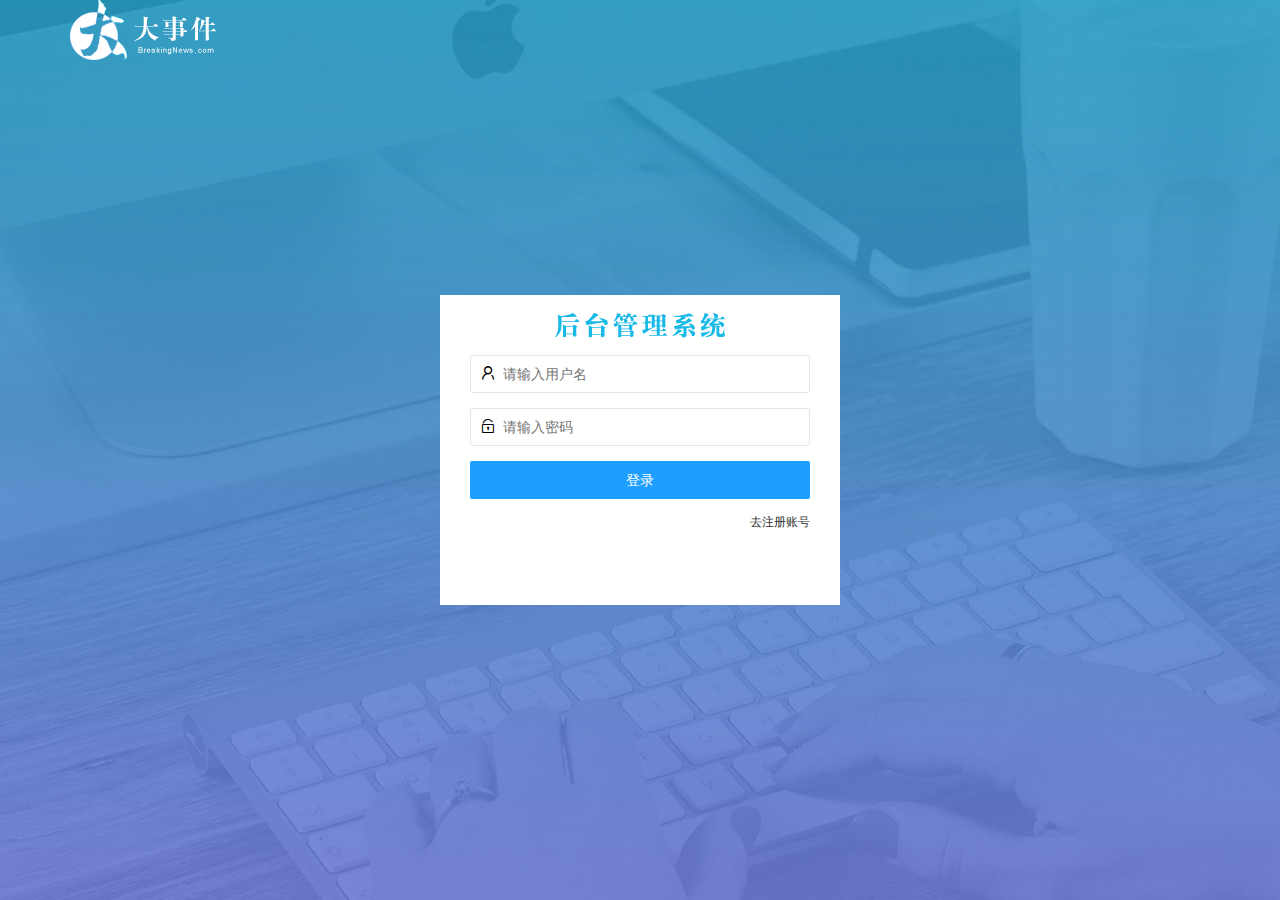
<file: login.html>
<!DOCTYPE html>
<html lang="en">
<head>
    <meta charset="UTF-8">
    <title>大事件_登录/注册</title>
    <link rel="stylesheet" href="assets/lib/layui/css/layui.css">
    <link rel="stylesheet" href="assets/css/login.css">

</head>
<body>
<!-- 头部的 logo 区域-->
<!--layui-main 将logo设置为宽度1140的水平居中块-->
<div class="layui-main">
    <img src="assets/images/logo.png" alt="">
</div>

<!-- 登录注册区域-->
<div class="loginAndRegBox">
    <div class="title-box">
    </div>
    <!-- 登录的div -->
    <div class="login-box">
        <!-- 登录的表单 -->
        <form class="layui-form" id="form_login">
            <!-- 用户名 -->
            <div class="layui-form-item">
                <i class="layui-icon layui-icon-username"></i>
                <input type="text" name="username" required lay-verify="required" placeholder="请输入用户名"
                       autocomplete="off"
                       class="layui-input">
            </div>
            <!-- 密码 -->
            <div class="layui-form-item">
                <i class="layui-icon layui-icon-password"></i>
                <input type="password" name="password" required lay-verify="required|pwd" placeholder="请输入密码"
                       autocomplete="off"
                       class="layui-input">
            </div>
            <!-- 登录按钮-->
            <div class="layui-form-item">
                <!-- 注意：表单提交按钮和普通按钮的区别，就是 lay-submit 属性-->
                <button class="layui-btn layui-btn-fluid layui-btn-normal" lay-submit>登录</button>
            </div>
            <div class="layui-form-item links">
                <a href="javascript:;" id="link_reg">去注册账号</a>
            </div>
        </form>

    </div>
    <!-- 注册的div-->
    <div class="reg-box">
        <!-- 注册的表单 -->
        <form class="layui-form" id="form_reg">
            <!-- 用户名 -->
            <div class="layui-form-item">
                <i class="layui-icon layui-icon-username"></i>
                <input type="text" name="username" required lay-verify="required" placeholder="请输入用户名" autocomplete="off"
                       class="layui-input">
            </div>
            <!-- 密码 -->
            <div class="layui-form-item">
                <i class="layui-icon layui-icon-password"></i>
                <input type="password" name="password" required lay-verify="required|pwd" placeholder="请输入密码" autocomplete="off"
                       class="layui-input">
            </div>
            <!-- 确认密码 -->
            <div class="layui-form-item">
                <i class="layui-icon layui-icon-password"></i>
                <input type="password" name="repassword" required lay-verify="required|pwd|repwd " placeholder="请再次输入密码" autocomplete="off"
                       class="layui-input">
            </div>
            <!-- 注册按钮-->
            <div class="layui-form-item">
                <!-- 注意：表单提交按钮和普通按钮的区别，就是 lay-submit 属性-->
                <button class="layui-btn layui-btn-fluid layui-btn-normal" lay-submit>注册</button>
            </div>
            <div class="layui-form-item links">
                <a href="javascript:;" id="link_login">去登录</a>
            </div>
        </form>

    </div>
</div>

<!-- 导入 Layui 的JS文件-->
<script src="assets/lib/layui/layui.all.js"></script>
<!-- 导入JQuery -->
<script src="assets/lib/jquery.js"></script>
<!-- 导入自己封装的 baseAPI.js-->
<script src="assets/js/baseAPI.js"></script>
<!-- 导入自己的 js 文件-->
<script src="assets/js/login.js"></script>
</body>
</html>
</file>
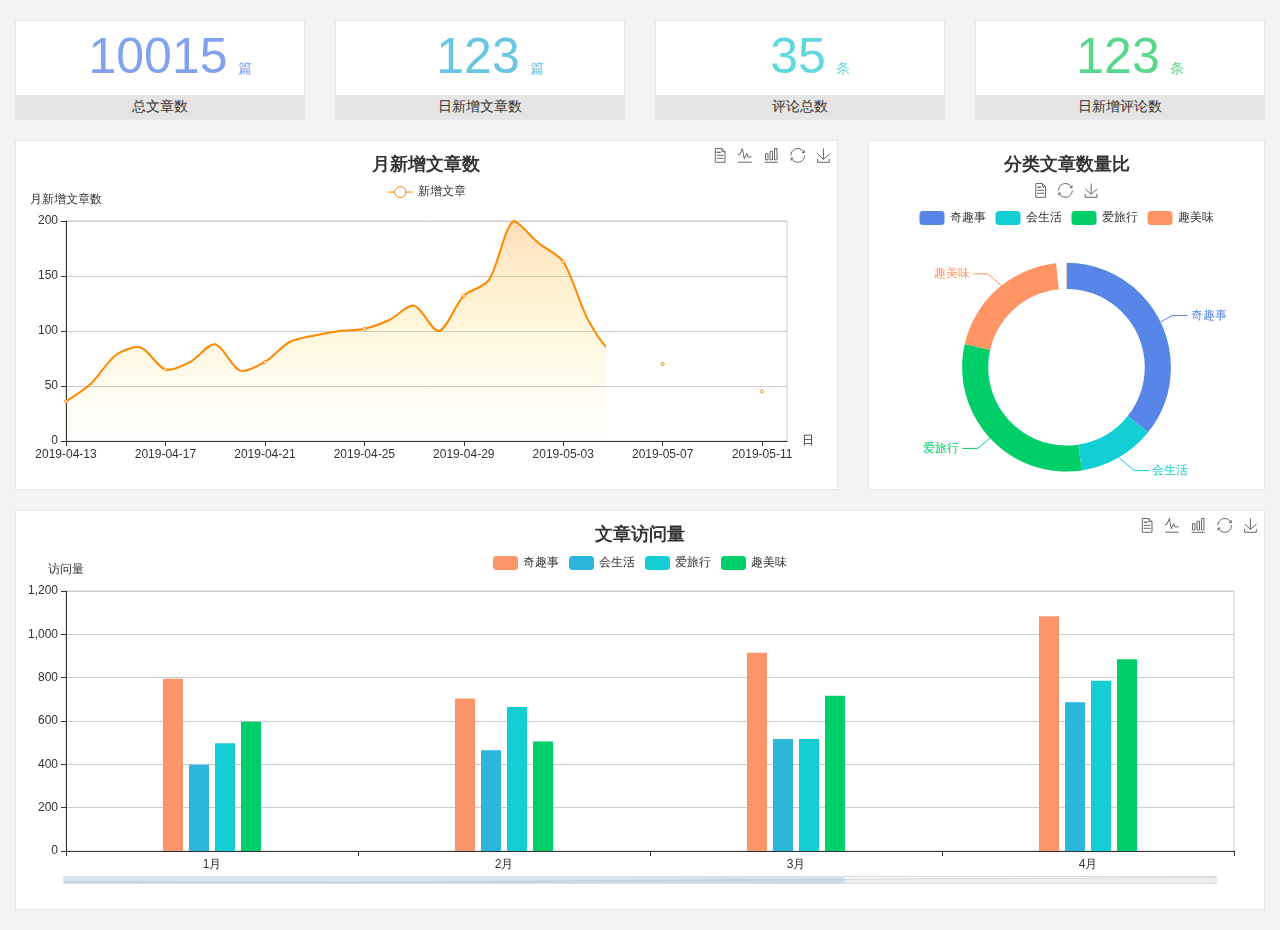
<file: home/dashboard.html>
<!DOCTYPE html>
<html lang="en">

<head>
  <meta charset="UTF-8">
  <meta name="viewport" content="width=device-width, initial-scale=1.0">
  <meta http-equiv="X-UA-Compatible" content="ie=edge">
  <title>图表统计</title>
  <link rel="stylesheet" href="../assets/lib/bootstrap.css" />
  <link rel="stylesheet" href="../assets/lib/main.css" />
  <script src="../assets/lib/jquery.js"></script>
  <script type="text/javascript" src="../assets/lib/echarts.min.js"></script>
</head>

<body>
  <div class="container-fluid">
    <div class="row spannel_list">
      <div class="col-sm-3 col-xs-6">
        <div class="spannel">
          <em>10015</em><span>篇</span>
          <b>总文章数</b>
        </div>
      </div>
      <div class="col-sm-3 col-xs-6">
        <div class="spannel scolor01">
          <em>123</em><span>篇</span>
          <b>日新增文章数</b>
        </div>
      </div>
      <div class="col-sm-3 col-xs-6">
        <div class="spannel scolor02">
          <em>35</em><span>条</span>
          <b>评论总数</b>
        </div>
      </div>
      <div class="col-sm-3 col-xs-6">
        <div class="spannel scolor03">
          <em>123</em><span>条</span>
          <b>日新增评论数</b>
        </div>
      </div>
    </div>
  </div>

  <div class="container-fluid">
    <div class="row curve-pie">
      <div class="col-lg-8 col-md-8">
        <div class="gragh_pannel" id="curve_show"></div>
      </div>
      <div class="col-lg-4 col-md-4">
        <div class="gragh_pannel" id="pie_show"></div>
      </div>
    </div>
  </div>

  <div class="container-fluid">
    <div class="column_pannel" id="column_show"></div>
  </div>

  <script>
    var oChart = echarts.init(document.getElementById('curve_show'));
    var aList_all = [
      { 'count': 36, 'date': '2019-04-13' },
      { 'count': 52, 'date': '2019-04-14' },
      { 'count': 78, 'date': '2019-04-15' },
      { 'count': 85, 'date': '2019-04-16' },
      { 'count': 65, 'date': '2019-04-17' },
      { 'count': 72, 'date': '2019-04-18' },
      { 'count': 88, 'date': '2019-04-19' },
      { 'count': 64, 'date': '2019-04-20' },
      { 'count': 72, 'date': '2019-04-21' },
      { 'count': 90, 'date': '2019-04-22' },
      { 'count': 96, 'date': '2019-04-23' },
      { 'count': 100, 'date': '2019-04-24' },
      { 'count': 102, 'date': '2019-04-25' },
      { 'count': 110, 'date': '2019-04-26' },
      { 'count': 123, 'date': '2019-04-27' },
      { 'count': 100, 'date': '2019-04-28' },
      { 'count': 132, 'date': '2019-04-29' },
      { 'count': 146, 'date': '2019-04-30' },
      { 'count': 200, 'date': '2019-05-01' },
      { 'count': 180, 'date': '2019-05-02' },
      { 'count': 163, 'date': '2019-05-03' },
      { 'count': 110, 'date': '2019-05-04' },
      { 'count': 80, 'date': '2019-05-05' },
      { 'count': 82, 'date': '2019-05-06' },
      { 'count': 70, 'date': '2019-05-07' },
      { 'count': 65, 'date': '2019-05-08' },
      { 'count': 54, 'date': '2019-05-09' },
      { 'count': 40, 'date': '2019-05-10' },
      { 'count': 45, 'date': '2019-05-11' },
      { 'count': 38, 'date': '2019-05-12' },
    ];

    let aCount = [];
    let aDate = [];

    for (var i = 0; i < aList_all.length; i++) {
      aCount.push(aList_all[i].count);
      aDate.push(aList_all[i].date);
    }

    var chartopt = {
      title: {
        text: '月新增文章数',
        left: 'center',
        top: '10'
      },
      tooltip: {
        trigger: 'axis'
      },
      legend: {
        data: ['新增文章'],
        top: '40'
      },
      toolbox: {
        show: true,
        feature: {
          mark: { show: true },
          dataView: { show: true, readOnly: false },
          magicType: { show: true, type: ['line', 'bar'] },
          restore: { show: true },
          saveAsImage: { show: true }
        }
      },
      calculable: true,
      xAxis: [
        {
          name: '日',
          type: 'category',
          boundaryGap: false,
          data: aDate
        }
      ],
      yAxis: [
        {
          name: '月新增文章数',
          type: 'value'
        }
      ],
      series: [
        {
          name: '新增文章',
          type: 'line',
          smooth: true,
          itemStyle: { normal: { areaStyle: { type: 'default' }, color: '#f80' }, lineStyle: { color: '#f80' } },
          data: aCount
        }],
      areaStyle: {
        normal: {
          color: new echarts.graphic.LinearGradient(0, 0, 0, 1, [{
            offset: 0,
            color: 'rgba(255,136,0,0.39)'
          }, {
            offset: .34,
            color: 'rgba(255,180,0,0.25)'
          }, {
            offset: 1,
            color: 'rgba(255,222,0,0.00)'
          }])

        }
      },
      grid: {
        show: true,
        x: 50,
        x2: 50,
        y: 80,
        height: 220
      }
    };

    oChart.setOption(chartopt);


    var oPie = echarts.init(document.getElementById('pie_show'));
    var oPieopt =
    {
      title: {
        top: 10,
        text: '分类文章数量比',
        x: 'center'
      },
      tooltip: {
        trigger: 'item',
        formatter: "{a} <br/>{b} : {c} ({d}%)"
      },
      color: ['#5885e8', '#13cfd5', '#00ce68', '#ff9565'],
      legend: {
        x: 'center',
        top: 65,
        data: ['奇趣事', '会生活', '爱旅行', '趣美味']
      },
      toolbox: {
        show: true,
        x: 'center',
        top: 35,
        feature: {
          mark: { show: true },
          dataView: { show: true, readOnly: false },
          magicType: {
            show: true,
            type: ['pie', 'funnel'],
            option: {
              funnel: {
                x: '25%',
                width: '50%',
                funnelAlign: 'left',
                max: 1548
              }
            }
          },
          restore: { show: true },
          saveAsImage: { show: true }
        }
      },
      calculable: true,
      series: [
        {
          name: '访问来源',
          type: 'pie',
          radius: ['45%', '60%'],
          center: ['50%', '65%'],
          data: [
            { value: 300, name: '奇趣事' },
            { value: 100, name: '会生活' },
            { value: 260, name: '爱旅行' },
            { value: 180, name: '趣美味' }
          ]
        }
      ]
    };
    oPie.setOption(oPieopt);



    var oColumn = this.echarts.init(document.getElementById('column_show'));
    var oColumnopt =
    {
      title: {
        text: '文章访问量',
        left: 'center',
        top: '10'
      },
      tooltip: {
        trigger: 'axis'
      },
      legend: {
        data: ['奇趣事', '会生活', '爱旅行', '趣美味'],
        top: '40'
      },
      toolbox: {
        show: true,
        feature: {
          mark: { show: true },
          dataView: { show: true, readOnly: false },
          magicType: { show: true, type: ['line', 'bar'] },
          restore: { show: true },
          saveAsImage: { show: true }
        }
      },
      calculable: true,
      xAxis: [
        {
          type: 'category',
          data: ['1月', '2月', '3月', '4月', '5月']
        }
      ],
      yAxis: [
        {
          name: '访问量',
          type: 'value'
        }
      ],
      series: [
        {
          name: '奇趣事',
          type: 'bar',
          barWidth: 20,
          itemStyle: {
            normal: { areaStyle: { type: 'default' }, color: '#fd956a' }
          },
          data: [800, 708, 920, 1090, 1200]
        },
        {
          name: '会生活',
          type: 'bar',
          barWidth: 20,
          itemStyle: {
            normal: { areaStyle: { type: 'default' }, color: '#2bb6db' }
          },
          data: [400, 468, 520, 690, 800]
        },
        {
          name: '爱旅行',
          type: 'bar',
          barWidth: 20,
          itemStyle: {
            normal: { areaStyle: { type: 'default' }, color: '#13cfd5' }
          },
          data: [500, 668, 520, 790, 900]
        },
        {
          name: '趣美味',
          type: 'bar',
          barWidth: 20,
          itemStyle: {
            normal: { areaStyle: { type: 'default' }, color: '#00ce68' }
          },
          data: [600, 508, 720, 890, 1000]
        }
      ],
      grid: {
        show: true,
        x: 50,
        x2: 30,
        y: 80,
        height: 260
      },
      dataZoom: [//给x轴设置滚动条
        {
          start: 0,//默认为0
          end: 100 - 1000 / 31,//默认为100
          type: 'slider',
          show: true,
          xAxisIndex: [0],
          handleSize: 0,//滑动条的 左右2个滑动条的大小
          height: 8,//组件高度
          left: 45, //左边的距离
          right: 50,//右边的距离
          bottom: 26,//右边的距离
          handleColor: '#ddd',//h滑动图标的颜色
          handleStyle: {
            borderColor: "#cacaca",
            borderWidth: "1",
            shadowBlur: 2,
            background: "#ddd",
            shadowColor: "#ddd",
          }
        }]
    };
    oColumn.setOption(oColumnopt);
  </script>
</body>

</html>
</file>
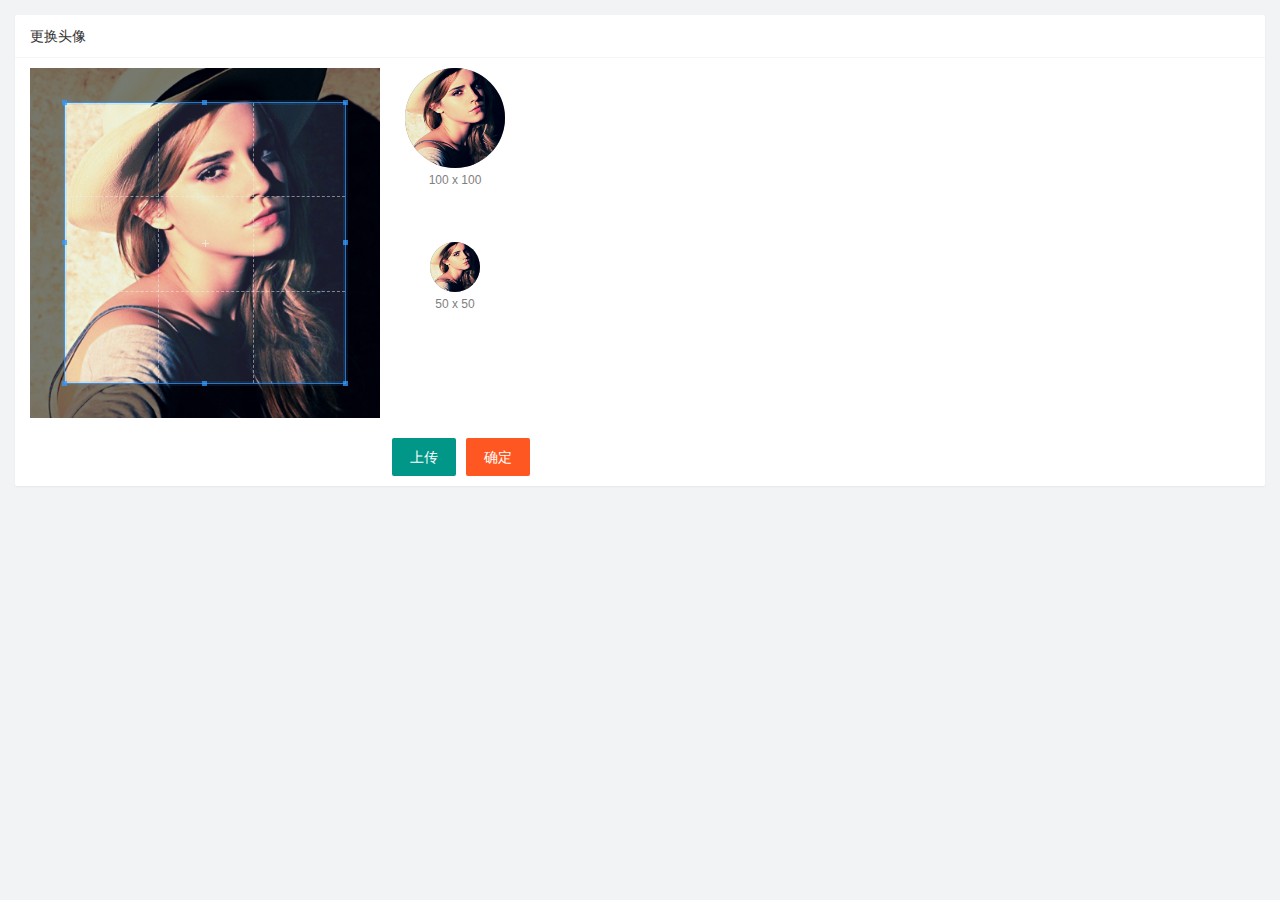
<file: user/user_avatar.html>
<!DOCTYPE html>
<html lang="en">
<head>
    <meta charset="UTF-8">
    <title>Title</title>
    <link rel="stylesheet" href="../assets/lib/layui/css/layui.css">
    <link rel="stylesheet" href="../assets/lib/cropper/cropper.css"/>
    <link rel="stylesheet" href="../assets/css/user/user_avatar.css">

</head>
<body>
<!--卡片区域 -->
<div class="layui-card">
    <div class="layui-card-header">更换头像</div>
    <div class="layui-card-body">
        <!-- 第一行的图片裁剪和预览区域 -->
        <div class="row1">
            <!-- 图片裁剪区域 -->
            <div class="cropper-box">
                <!-- 这个 img 标签很重要，将来会把它初始化为裁剪区域 -->
                <img id="image" src="../assets/images/sample.jpg"/>
            </div>
            <!-- 图片的预览区域 -->
            <div class="preview-box">
                <div>
                    <!-- 宽高为 100px 的预览区域 -->
                    <div class="img-preview w100"></div>
                    <p class="size">100 x 100</p>
                </div>
                <div>
                    <!-- 宽高为 50px 的预览区域 -->
                    <div class="img-preview w50"></div>
                    <p class="size">50 x 50</p>
                </div>
            </div>
        </div>

        <!-- 第二行的按钮区域 -->
        <div class="row2">
<!--            通过accept属性，可以指定，允许用户选择什么类型的文件-->
            <input type="file" id="file" accept="image/png,image/jpeg,image/webp ">
            <button type="button" class="layui-btn" id="btnChooseImage">上传</button>
            <button type="button" class="layui-btn layui-btn-danger" id="btnUpload">确定</button>
        </div>
    </div>
</div>

<script src="../assets/lib/layui/layui.all.js"></script>
<script src="../assets/lib/jquery.js"></script>
<script src="../assets/lib/cropper/Cropper.js"></script>
<script src="../assets/lib/cropper/jquery-cropper.js"></script>
<script src="../assets/js/baseAPI.js"></script>
<script src="../assets/js/user/user_avatar.js"></script>
</body>
</html>
</file>
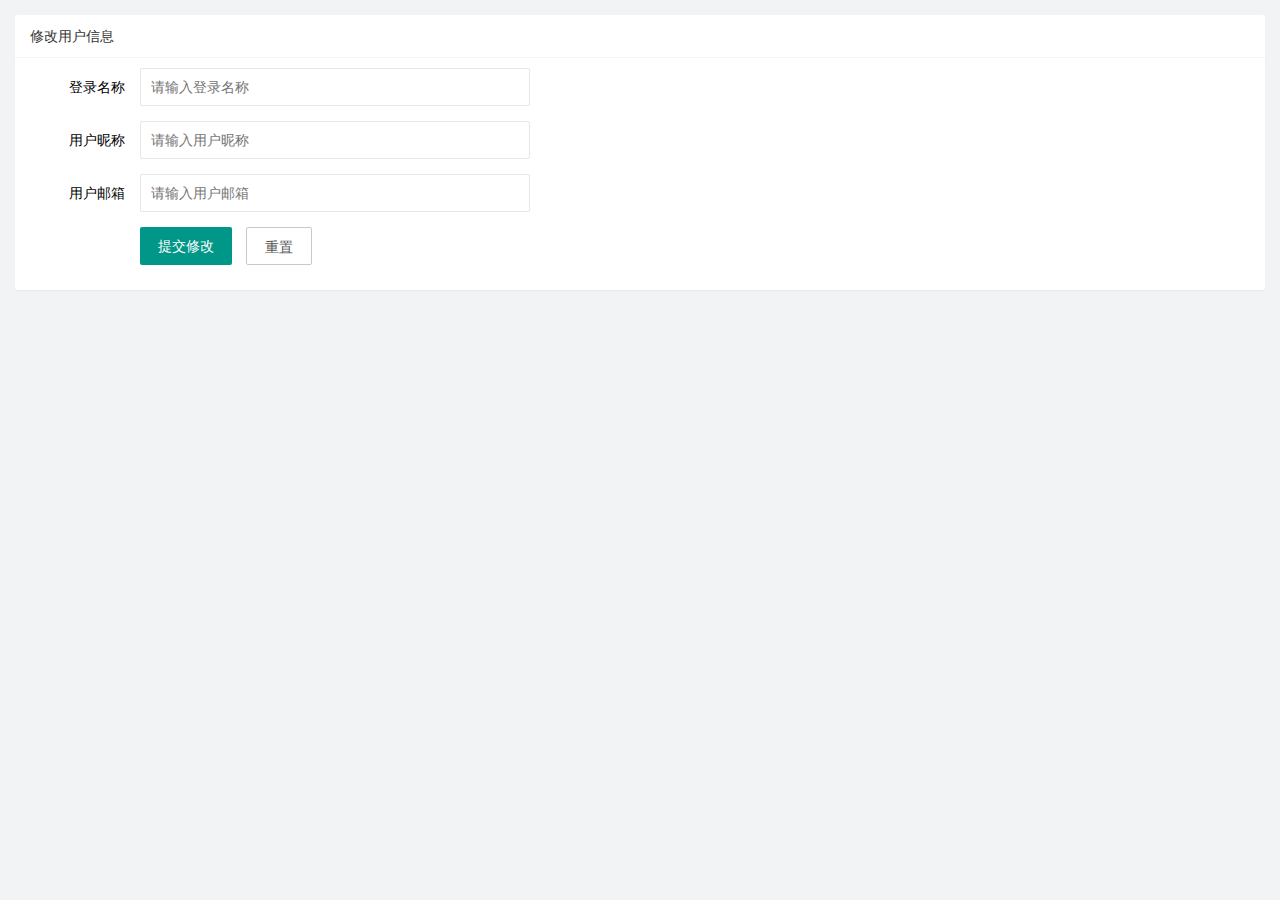
<file: user/user_info.html>
<!DOCTYPE html>
<html lang="en">
<head>
    <meta charset="UTF-8">
    <title>Title</title>
    <!-- 导入layui的样式-->
    <link rel="stylesheet" href="../assets/lib/layui/css/layui.css">
    <!-- 导入自己的样式表-->
    <link rel="stylesheet" href="../assets/css/user/user_info.css">
</head>
<body>
<!-- 卡片区域 -->
<div class="layui-card">
    <div class="layui-card-header">修改用户信息</div>
    <div class="layui-card-body">
        <!-- form 表单区域 -->
        <form class="layui-form" lay-filter="formUserInfo">
            <!-- 这是隐藏域 -->
            <input type="hidden" name="id" value="">
            <div class="layui-form-item">
                <label class="layui-form-label">登录名称</label>
                <div class="layui-input-block">
                    <input type="text" name="username" required lay-verify="required" placeholder="请输入登录名称"
                           autocomplete="off" class="layui-input" readonly>
                </div>
            </div>
            <div class="layui-form-item">
                <label class="layui-form-label">用户昵称</label>
                <div class="layui-input-block">
                    <input type="text" name="nickname" required lay-verify="required|nickname" placeholder="请输入用户昵称"
                           autocomplete="off" class="layui-input">
                </div>
            </div>
            <div class="layui-form-item">
                <label class="layui-form-label">用户邮箱</label>
                <div class="layui-input-block">
                    <input type="text" name="email" required lay-verify="required|email" placeholder="请输入用户邮箱"
                           autocomplete="off" class="layui-input">
                </div>
            </div>
            <div class="layui-form-item">
                <div class="layui-input-block">
                    <button class="layui-btn" lay-submit lay-filter="formDemo">提交修改</button>
                    <button type="reset" class="layui-btn layui-btn-primary" id="btnReset">重置</button>
                </div>
            </div>
        </form>
    </div>
</div>

<!-- 导入 layui 的js-->
<script src="../assets/lib/layui/layui.all.js"></script>
<!-- 导入 jquery-->
<script src="../assets/lib/jquery.js"></script>
<!-- 导入 baseAPI-->
<script src="../assets/js/baseAPI.js"></script>
<!-- 导入自己的 js 文件-->
<script src="../assets/js/user/user_info.js"></script>
</body>
</html>
</file>
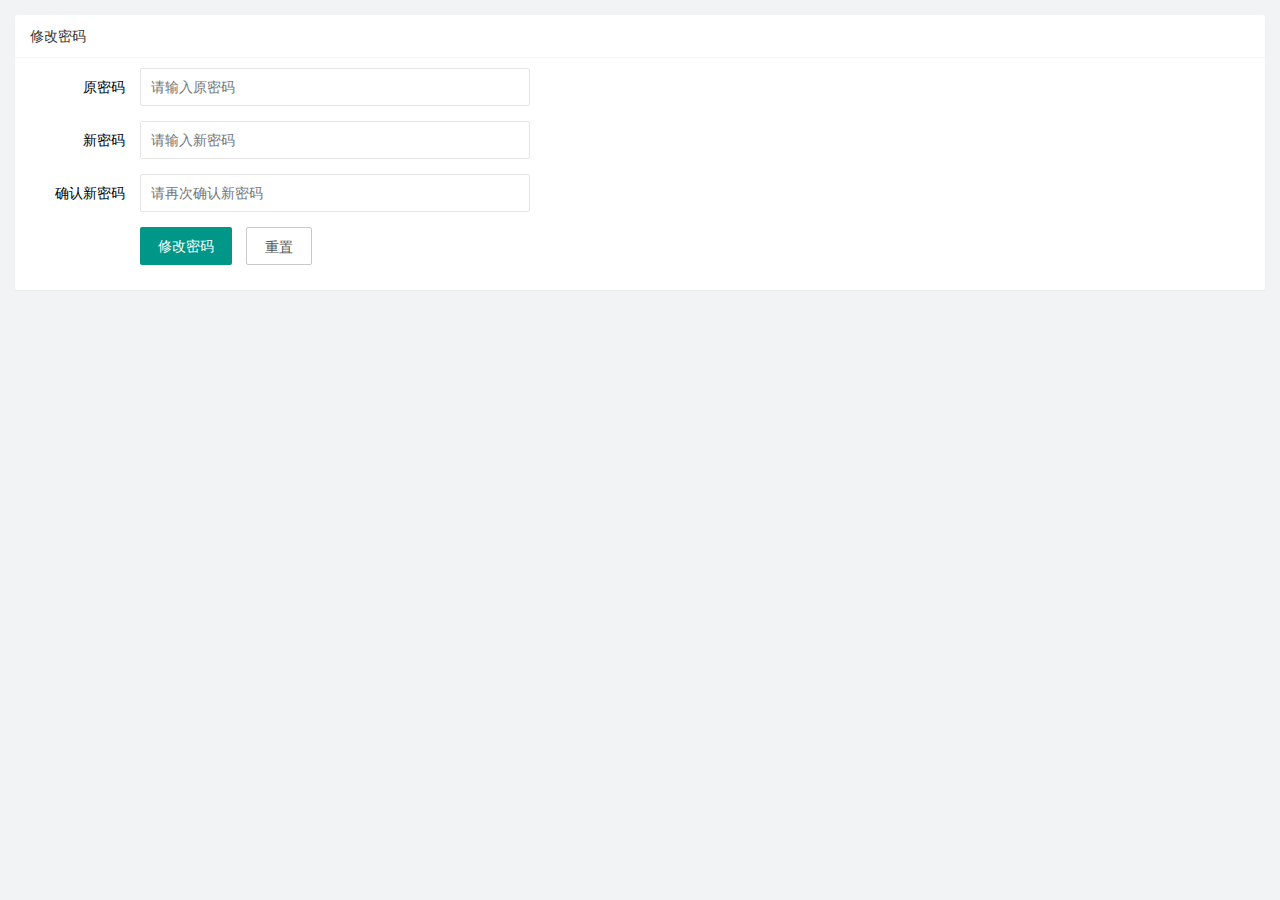
<file: user/user_pwd.html>
<!DOCTYPE html>
<html lang="en">
<head>
    <meta charset="UTF-8">
    <title>Title</title>
    <link rel="stylesheet" href="../assets/lib/layui/css/layui.css">
    <link rel="stylesheet" href="../assets/css/user/user_pwd.css">
</head>
<body>
<div class="layui-card">
    <!-- 卡片区域-->
    <div class="layui-card-header">修改密码</div>
    <div class="layui-card-body">
        <!-- form 表单区域 -->
        <form class="layui-form">
            <div class="layui-form-item">
                <label class="layui-form-label">原密码</label>
                <div class="layui-input-block">
                    <input type="password" name="oldPwd" required lay-verify="required|pwd" placeholder="请输入原密码"
                           autocomplete="off" class="layui-input">
                </div>
            </div>
            <div class="layui-form-item">
                <label class="layui-form-label">新密码</label>
                <div class="layui-input-block">
                    <input type="password" name="newPwd" required lay-verify="required|pwd|samePwd" placeholder="请输入新密码"
                           autocomplete="off" class="layui-input">
                </div>
            </div>
            <div class="layui-form-item">
                <label class="layui-form-label">确认新密码</label>
                <div class="layui-input-block">
                    <input type="password" name="rePwd" required lay-verify="required|pwd|rePwd" placeholder="请再次确认新密码"
                           autocomplete="off" class="layui-input">
                </div>
            </div>
            <div class="layui-form-item">
                <div class="layui-input-block">
                    <button class="layui-btn" lay-submit lay-filter="formDemo">修改密码</button>
                    <button type="reset" class="layui-btn layui-btn-primary">重置</button>
                </div>
            </div>
        </form>
    </div>
</div>

<!-- 导入 layui 的 js -->
<script src="../assets/lib/layui/layui.all.js"></script>
<!-- 导入 jQuery -->
<script src="../assets/lib/jquery.js"></script>
<!-- 导入 baseAPI -->
<script src="../assets/js/baseAPI.js"></script>
<!-- 导入自己的 js -->
<script src="../assets/js/user/user_pwd.js"></script>
</body>
</html>
</file>
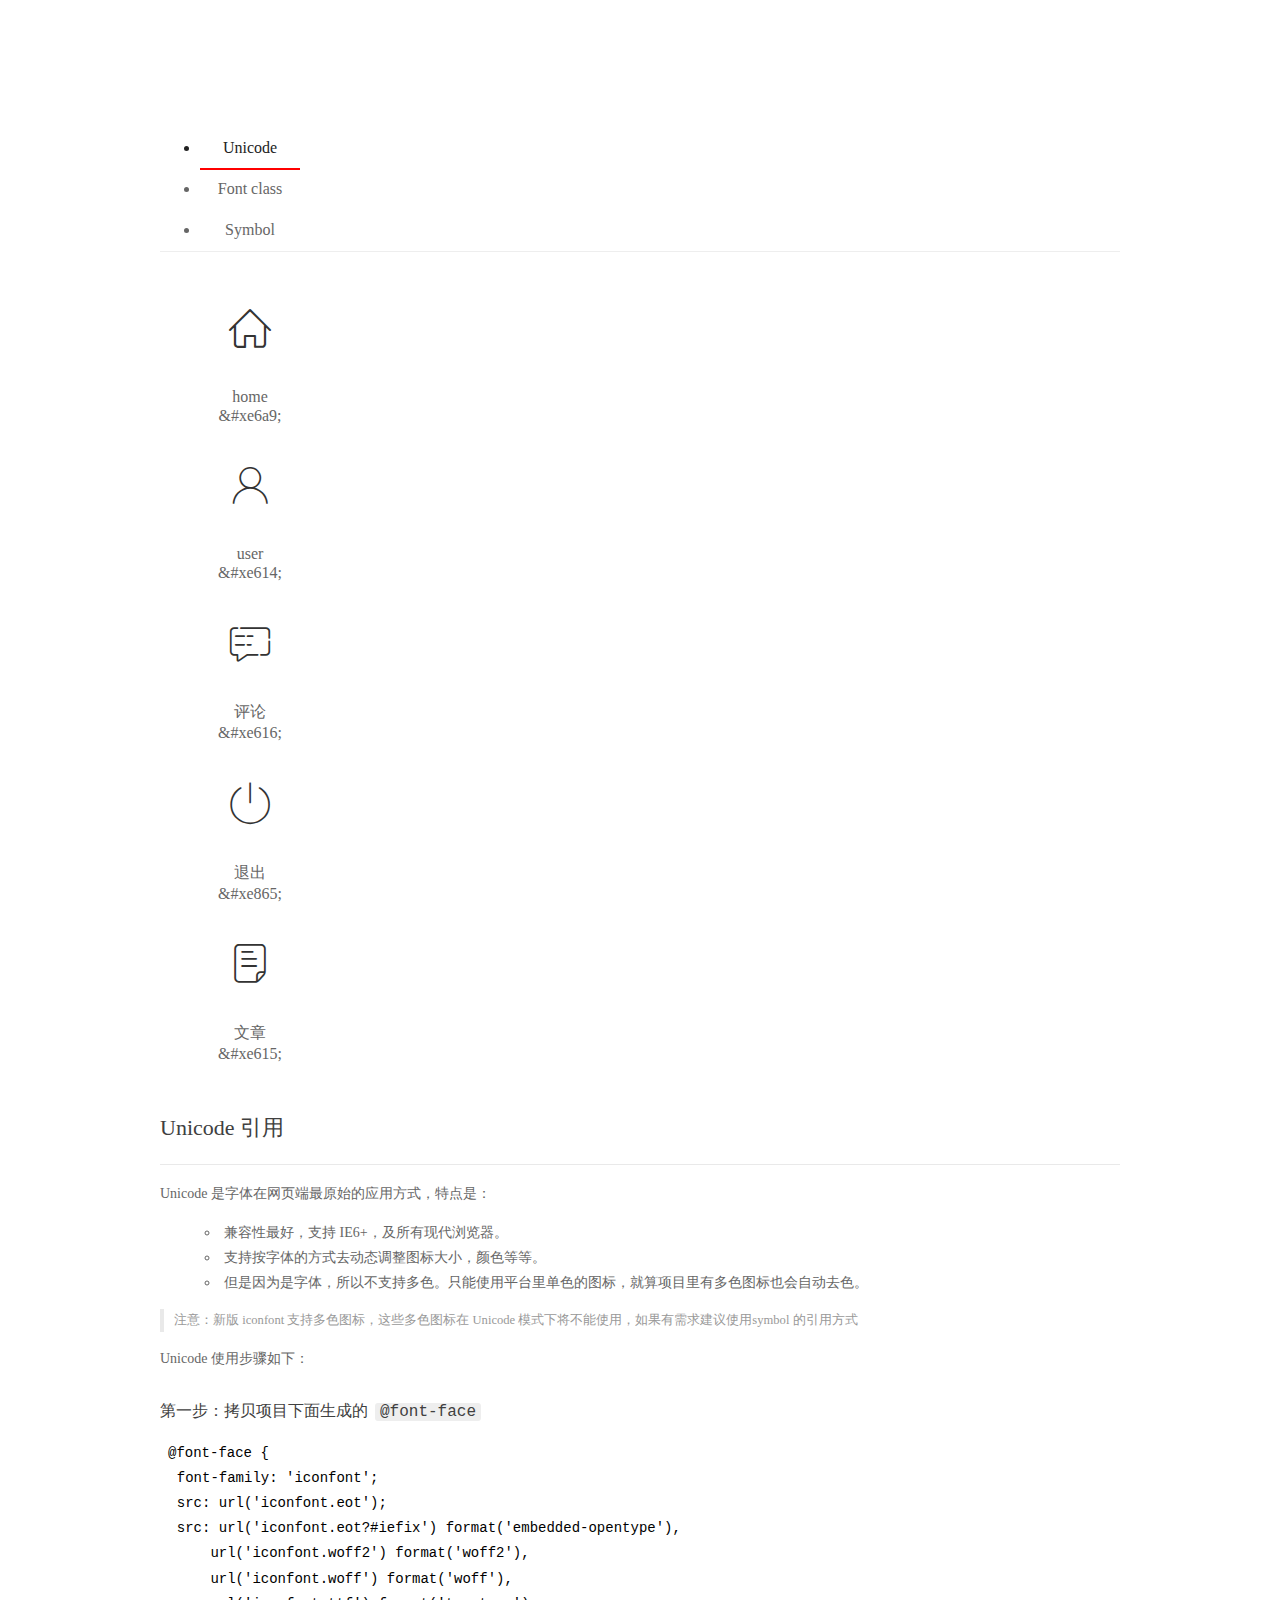
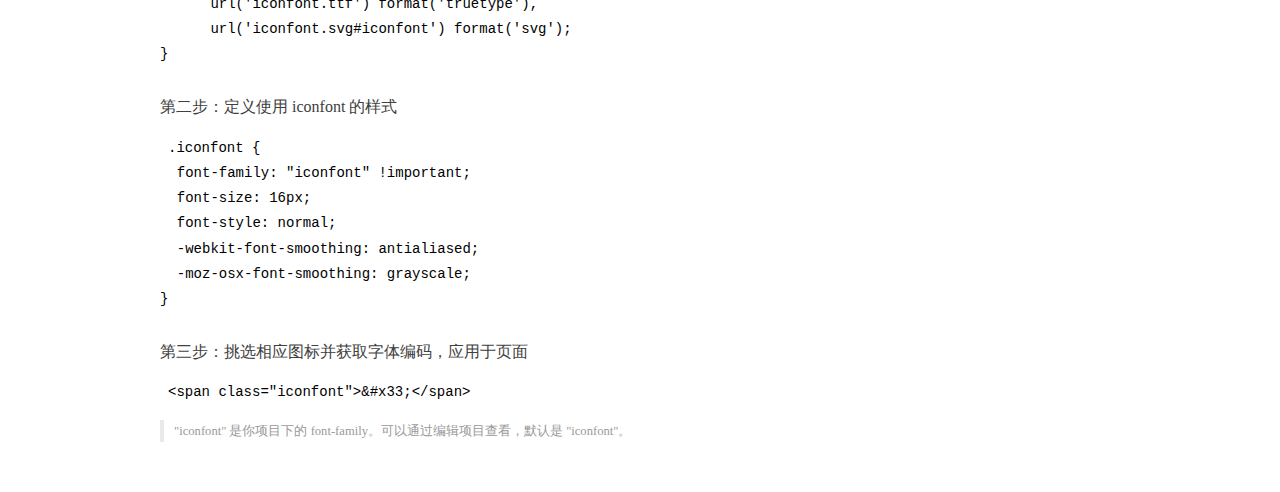
<file: assets/fonts/demo_index.html>
<!DOCTYPE html>
<html>
<head>
  <meta charset="utf-8"/>
  <title>IconFont Demo</title>
  <link rel="shortcut icon" href="https://gtms04.alicdn.com/tps/i4/TB1_oz6GVXXXXaFXpXXJDFnIXXX-64-64.ico" type="image/x-icon"/>
  <link rel="stylesheet" href="https://g.alicdn.com/thx/cube/1.3.2/cube.min.css">
  <link rel="stylesheet" href="demo.css">
  <link rel="stylesheet" href="iconfont.css">
  <script src="iconfont.js"></script>
  <!-- jQuery -->
  <script src="https://a1.alicdn.com/oss/uploads/2018/12/26/7bfddb60-08e8-11e9-9b04-53e73bb6408b.js"></script>
  <!-- 代码高亮 -->
  <script src="https://a1.alicdn.com/oss/uploads/2018/12/26/a3f714d0-08e6-11e9-8a15-ebf944d7534c.js"></script>
</head>
<body>
  <div class="main">
    <h1 class="logo"><a href="https://www.iconfont.cn/" title="iconfont 首页" target="_blank">&#xe86b;</a></h1>
    <div class="nav-tabs">
      <ul id="tabs" class="dib-box">
        <li class="dib active"><span>Unicode</span></li>
        <li class="dib"><span>Font class</span></li>
        <li class="dib"><span>Symbol</span></li>
      </ul>
      
    </div>
    <div class="tab-container">
      <div class="content unicode" style="display: block;">
          <ul class="icon_lists dib-box">
          
            <li class="dib">
              <span class="icon iconfont">&#xe6a9;</span>
                <div class="name">home</div>
                <div class="code-name">&amp;#xe6a9;</div>
              </li>
          
            <li class="dib">
              <span class="icon iconfont">&#xe614;</span>
                <div class="name">user</div>
                <div class="code-name">&amp;#xe614;</div>
              </li>
          
            <li class="dib">
              <span class="icon iconfont">&#xe616;</span>
                <div class="name">评论</div>
                <div class="code-name">&amp;#xe616;</div>
              </li>
          
            <li class="dib">
              <span class="icon iconfont">&#xe865;</span>
                <div class="name">退出</div>
                <div class="code-name">&amp;#xe865;</div>
              </li>
          
            <li class="dib">
              <span class="icon iconfont">&#xe615;</span>
                <div class="name">文章</div>
                <div class="code-name">&amp;#xe615;</div>
              </li>
          
          </ul>
          <div class="article markdown">
          <h2 id="unicode-">Unicode 引用</h2>
          <hr>

          <p>Unicode 是字体在网页端最原始的应用方式，特点是：</p>
          <ul>
            <li>兼容性最好，支持 IE6+，及所有现代浏览器。</li>
            <li>支持按字体的方式去动态调整图标大小，颜色等等。</li>
            <li>但是因为是字体，所以不支持多色。只能使用平台里单色的图标，就算项目里有多色图标也会自动去色。</li>
          </ul>
          <blockquote>
            <p>注意：新版 iconfont 支持多色图标，这些多色图标在 Unicode 模式下将不能使用，如果有需求建议使用symbol 的引用方式</p>
          </blockquote>
          <p>Unicode 使用步骤如下：</p>
          <h3 id="-font-face">第一步：拷贝项目下面生成的 <code>@font-face</code></h3>
<pre><code class="language-css"
>@font-face {
  font-family: 'iconfont';
  src: url('iconfont.eot');
  src: url('iconfont.eot?#iefix') format('embedded-opentype'),
      url('iconfont.woff2') format('woff2'),
      url('iconfont.woff') format('woff'),
      url('iconfont.ttf') format('truetype'),
      url('iconfont.svg#iconfont') format('svg');
}
</code></pre>
          <h3 id="-iconfont-">第二步：定义使用 iconfont 的样式</h3>
<pre><code class="language-css"
>.iconfont {
  font-family: "iconfont" !important;
  font-size: 16px;
  font-style: normal;
  -webkit-font-smoothing: antialiased;
  -moz-osx-font-smoothing: grayscale;
}
</code></pre>
          <h3 id="-">第三步：挑选相应图标并获取字体编码，应用于页面</h3>
<pre>
<code class="language-html"
>&lt;span class="iconfont"&gt;&amp;#x33;&lt;/span&gt;
</code></pre>
          <blockquote>
            <p>"iconfont" 是你项目下的 font-family。可以通过编辑项目查看，默认是 "iconfont"。</p>
          </blockquote>
          </div>
      </div>
      <div class="content font-class">
        <ul class="icon_lists dib-box">
          
          <li class="dib">
            <span class="icon iconfont icon-home"></span>
            <div class="name">
              home
            </div>
            <div class="code-name">.icon-home
            </div>
          </li>
          
          <li class="dib">
            <span class="icon iconfont icon-user"></span>
            <div class="name">
              user
            </div>
            <div class="code-name">.icon-user
            </div>
          </li>
          
          <li class="dib">
            <span class="icon iconfont icon-pinglun"></span>
            <div class="name">
              评论
            </div>
            <div class="code-name">.icon-pinglun
            </div>
          </li>
          
          <li class="dib">
            <span class="icon iconfont icon-tuichu"></span>
            <div class="name">
              退出
            </div>
            <div class="code-name">.icon-tuichu
            </div>
          </li>
          
          <li class="dib">
            <span class="icon iconfont icon-16"></span>
            <div class="name">
              文章
            </div>
            <div class="code-name">.icon-16
            </div>
          </li>
          
        </ul>
        <div class="article markdown">
        <h2 id="font-class-">font-class 引用</h2>
        <hr>

        <p>font-class 是 Unicode 使用方式的一种变种，主要是解决 Unicode 书写不直观，语意不明确的问题。</p>
        <p>与 Unicode 使用方式相比，具有如下特点：</p>
        <ul>
          <li>兼容性良好，支持 IE8+，及所有现代浏览器。</li>
          <li>相比于 Unicode 语意明确，书写更直观。可以很容易分辨这个 icon 是什么。</li>
          <li>因为使用 class 来定义图标，所以当要替换图标时，只需要修改 class 里面的 Unicode 引用。</li>
          <li>不过因为本质上还是使用的字体，所以多色图标还是不支持的。</li>
        </ul>
        <p>使用步骤如下：</p>
        <h3 id="-fontclass-">第一步：引入项目下面生成的 fontclass 代码：</h3>
<pre><code class="language-html">&lt;link rel="stylesheet" href="./iconfont.css"&gt;
</code></pre>
        <h3 id="-">第二步：挑选相应图标并获取类名，应用于页面：</h3>
<pre><code class="language-html">&lt;span class="iconfont icon-xxx"&gt;&lt;/span&gt;
</code></pre>
        <blockquote>
          <p>"
            iconfont" 是你项目下的 font-family。可以通过编辑项目查看，默认是 "iconfont"。</p>
        </blockquote>
      </div>
      </div>
      <div class="content symbol">
          <ul class="icon_lists dib-box">
          
            <li class="dib">
                <svg class="icon svg-icon" aria-hidden="true">
                  <use xlink:href="#icon-home"></use>
                </svg>
                <div class="name">home</div>
                <div class="code-name">#icon-home</div>
            </li>
          
            <li class="dib">
                <svg class="icon svg-icon" aria-hidden="true">
                  <use xlink:href="#icon-user"></use>
                </svg>
                <div class="name">user</div>
                <div class="code-name">#icon-user</div>
            </li>
          
            <li class="dib">
                <svg class="icon svg-icon" aria-hidden="true">
                  <use xlink:href="#icon-pinglun"></use>
                </svg>
                <div class="name">评论</div>
                <div class="code-name">#icon-pinglun</div>
            </li>
          
            <li class="dib">
                <svg class="icon svg-icon" aria-hidden="true">
                  <use xlink:href="#icon-tuichu"></use>
                </svg>
                <div class="name">退出</div>
                <div class="code-name">#icon-tuichu</div>
            </li>
          
            <li class="dib">
                <svg class="icon svg-icon" aria-hidden="true">
                  <use xlink:href="#icon-16"></use>
                </svg>
                <div class="name">文章</div>
                <div class="code-name">#icon-16</div>
            </li>
          
          </ul>
          <div class="article markdown">
          <h2 id="symbol-">Symbol 引用</h2>
          <hr>

          <p>这是一种全新的使用方式，应该说这才是未来的主流，也是平台目前推荐的用法。相关介绍可以参考这篇<a href="">文章</a>
            这种用法其实是做了一个 SVG 的集合，与另外两种相比具有如下特点：</p>
          <ul>
            <li>支持多色图标了，不再受单色限制。</li>
            <li>通过一些技巧，支持像字体那样，通过 <code>font-size</code>, <code>color</code> 来调整样式。</li>
            <li>兼容性较差，支持 IE9+，及现代浏览器。</li>
            <li>浏览器渲染 SVG 的性能一般，还不如 png。</li>
          </ul>
          <p>使用步骤如下：</p>
          <h3 id="-symbol-">第一步：引入项目下面生成的 symbol 代码：</h3>
<pre><code class="language-html">&lt;script src="./iconfont.js"&gt;&lt;/script&gt;
</code></pre>
          <h3 id="-css-">第二步：加入通用 CSS 代码（引入一次就行）：</h3>
<pre><code class="language-html">&lt;style&gt;
.icon {
  width: 1em;
  height: 1em;
  vertical-align: -0.15em;
  fill: currentColor;
  overflow: hidden;
}
&lt;/style&gt;
</code></pre>
          <h3 id="-">第三步：挑选相应图标并获取类名，应用于页面：</h3>
<pre><code class="language-html">&lt;svg class="icon" aria-hidden="true"&gt;
  &lt;use xlink:href="#icon-xxx"&gt;&lt;/use&gt;
&lt;/svg&gt;
</code></pre>
          </div>
      </div>

    </div>
  </div>
  <script>
  $(document).ready(function () {
      $('.tab-container .content:first').show()

      $('#tabs li').click(function (e) {
        var tabContent = $('.tab-container .content')
        var index = $(this).index()

        if ($(this).hasClass('active')) {
          return
        } else {
          $('#tabs li').removeClass('active')
          $(this).addClass('active')

          tabContent.hide().eq(index).fadeIn()
        }
      })
    })
  </script>
</body>
</html>
</file>
<file: assets/lib/layui/css/layui.css>
/** layui-v2.5.5 MIT License By https://www.layui.com */
 .layui-inline,img{display:inline-block;vertical-align:middle}h1,h2,h3,h4,h5,h6{font-weight:400}.layui-edge,.layui-header,.layui-inline,.layui-main{position:relative}.layui-body,.layui-edge,.layui-elip{overflow:hidden}.layui-btn,.layui-edge,.layui-inline,img{vertical-align:middle}.layui-btn,.layui-disabled,.layui-icon,.layui-unselect{-moz-user-select:none;-webkit-user-select:none;-ms-user-select:none}.layui-elip,.layui-form-checkbox span,.layui-form-pane .layui-form-label{text-overflow:ellipsis;white-space:nowrap}.layui-breadcrumb,.layui-tree-btnGroup{visibility:hidden}blockquote,body,button,dd,div,dl,dt,form,h1,h2,h3,h4,h5,h6,input,li,ol,p,pre,td,textarea,th,ul{margin:0;padding:0;-webkit-tap-highlight-color:rgba(0,0,0,0)}a:active,a:hover{outline:0}img{border:none}li{list-style:none}table{border-collapse:collapse;border-spacing:0}h4,h5,h6{font-size:100%}button,input,optgroup,option,select,textarea{font-family:inherit;font-size:inherit;font-style:inherit;font-weight:inherit;outline:0}pre{white-space:pre-wrap;white-space:-moz-pre-wrap;white-space:-pre-wrap;white-space:-o-pre-wrap;word-wrap:break-word}body{line-height:24px;font:14px Helvetica Neue,Helvetica,PingFang SC,Tahoma,Arial,sans-serif}hr{height:1px;margin:10px 0;border:0;clear:both}a{color:#333;text-decoration:none}a:hover{color:#777}a cite{font-style:normal;*cursor:pointer}.layui-border-box,.layui-border-box *{box-sizing:border-box}.layui-box,.layui-box *{box-sizing:content-box}.layui-clear{clear:both;*zoom:1}.layui-clear:after{content:'\20';clear:both;*zoom:1;display:block;height:0}.layui-inline{*display:inline;*zoom:1}.layui-edge{display:inline-block;width:0;height:0;border-width:6px;border-style:dashed;border-color:transparent}.layui-edge-top{top:-4px;border-bottom-color:#999;border-bottom-style:solid}.layui-edge-right{border-left-color:#999;border-left-style:solid}.layui-edge-bottom{top:2px;border-top-color:#999;border-top-style:solid}.layui-edge-left{border-right-color:#999;border-right-style:solid}.layui-disabled,.layui-disabled:hover{color:#d2d2d2!important;cursor:not-allowed!important}.layui-circle{border-radius:100%}.layui-show{display:block!important}.layui-hide{display:none!important}@font-face{font-family:layui-icon;src:url(../font/iconfont.eot?v=250);src:url(../font/iconfont.eot?v=250#iefix) format('embedded-opentype'),url(../font/iconfont.woff2?v=250) format('woff2'),url(../font/iconfont.woff?v=250) format('woff'),url(../font/iconfont.ttf?v=250) format('truetype'),url(../font/iconfont.svg?v=250#layui-icon) format('svg')}.layui-icon{font-family:layui-icon!important;font-size:16px;font-style:normal;-webkit-font-smoothing:antialiased;-moz-osx-font-smoothing:grayscale}.layui-icon-reply-fill:before{content:"\e611"}.layui-icon-set-fill:before{content:"\e614"}.layui-icon-menu-fill:before{content:"\e60f"}.layui-icon-search:before{content:"\e615"}.layui-icon-share:before{content:"\e641"}.layui-icon-set-sm:before{content:"\e620"}.layui-icon-engine:before{content:"\e628"}.layui-icon-close:before{content:"\1006"}.layui-icon-close-fill:before{content:"\1007"}.layui-icon-chart-screen:before{content:"\e629"}.layui-icon-star:before{content:"\e600"}.layui-icon-circle-dot:before{content:"\e617"}.layui-icon-chat:before{content:"\e606"}.layui-icon-release:before{content:"\e609"}.layui-icon-list:before{content:"\e60a"}.layui-icon-chart:before{content:"\e62c"}.layui-icon-ok-circle:before{content:"\1005"}.layui-icon-layim-theme:before{content:"\e61b"}.layui-icon-table:before{content:"\e62d"}.layui-icon-right:before{content:"\e602"}.layui-icon-left:before{content:"\e603"}.layui-icon-cart-simple:before{content:"\e698"}.layui-icon-face-cry:before{content:"\e69c"}.layui-icon-face-smile:before{content:"\e6af"}.layui-icon-survey:before{content:"\e6b2"}.layui-icon-tree:before{content:"\e62e"}.layui-icon-upload-circle:before{content:"\e62f"}.layui-icon-add-circle:before{content:"\e61f"}.layui-icon-download-circle:before{content:"\e601"}.layui-icon-templeate-1:before{content:"\e630"}.layui-icon-util:before{content:"\e631"}.layui-icon-face-surprised:before{content:"\e664"}.layui-icon-edit:before{content:"\e642"}.layui-icon-speaker:before{content:"\e645"}.layui-icon-down:before{content:"\e61a"}.layui-icon-file:before{content:"\e621"}.layui-icon-layouts:before{content:"\e632"}.layui-icon-rate-half:before{content:"\e6c9"}.layui-icon-add-circle-fine:before{content:"\e608"}.layui-icon-prev-circle:before{content:"\e633"}.layui-icon-read:before{content:"\e705"}.layui-icon-404:before{content:"\e61c"}.layui-icon-carousel:before{content:"\e634"}.layui-icon-help:before{content:"\e607"}.layui-icon-code-circle:before{content:"\e635"}.layui-icon-water:before{content:"\e636"}.layui-icon-username:before{content:"\e66f"}.layui-icon-find-fill:before{content:"\e670"}.layui-icon-about:before{content:"\e60b"}.layui-icon-location:before{content:"\e715"}.layui-icon-up:before{content:"\e619"}.layui-icon-pause:before{content:"\e651"}.layui-icon-date:before{content:"\e637"}.layui-icon-layim-uploadfile:before{content:"\e61d"}.layui-icon-delete:before{content:"\e640"}.layui-icon-play:before{content:"\e652"}.layui-icon-top:before{content:"\e604"}.layui-icon-friends:before{content:"\e612"}.layui-icon-refresh-3:before{content:"\e9aa"}.layui-icon-ok:before{content:"\e605"}.layui-icon-layer:before{content:"\e638"}.layui-icon-face-smile-fine:before{content:"\e60c"}.layui-icon-dollar:before{content:"\e659"}.layui-icon-group:before{content:"\e613"}.layui-icon-layim-download:before{content:"\e61e"}.layui-icon-picture-fine:before{content:"\e60d"}.layui-icon-link:before{content:"\e64c"}.layui-icon-diamond:before{content:"\e735"}.layui-icon-log:before{content:"\e60e"}.layui-icon-rate-solid:before{content:"\e67a"}.layui-icon-fonts-del:before{content:"\e64f"}.layui-icon-unlink:before{content:"\e64d"}.layui-icon-fonts-clear:before{content:"\e639"}.layui-icon-triangle-r:before{content:"\e623"}.layui-icon-circle:before{content:"\e63f"}.layui-icon-radio:before{content:"\e643"}.layui-icon-align-center:before{content:"\e647"}.layui-icon-align-right:before{content:"\e648"}.layui-icon-align-left:before{content:"\e649"}.layui-icon-loading-1:before{content:"\e63e"}.layui-icon-return:before{content:"\e65c"}.layui-icon-fonts-strong:before{content:"\e62b"}.layui-icon-upload:before{content:"\e67c"}.layui-icon-dialogue:before{content:"\e63a"}.layui-icon-video:before{content:"\e6ed"}.layui-icon-headset:before{content:"\e6fc"}.layui-icon-cellphone-fine:before{content:"\e63b"}.layui-icon-add-1:before{content:"\e654"}.layui-icon-face-smile-b:before{content:"\e650"}.layui-icon-fonts-html:before{content:"\e64b"}.layui-icon-form:before{content:"\e63c"}.layui-icon-cart:before{content:"\e657"}.layui-icon-camera-fill:before{content:"\e65d"}.layui-icon-tabs:before{content:"\e62a"}.layui-icon-fonts-code:before{content:"\e64e"}.layui-icon-fire:before{content:"\e756"}.layui-icon-set:before{content:"\e716"}.layui-icon-fonts-u:before{content:"\e646"}.layui-icon-triangle-d:before{content:"\e625"}.layui-icon-tips:before{content:"\e702"}.layui-icon-picture:before{content:"\e64a"}.layui-icon-more-vertical:before{content:"\e671"}.layui-icon-flag:before{content:"\e66c"}.layui-icon-loading:before{content:"\e63d"}.layui-icon-fonts-i:before{content:"\e644"}.layui-icon-refresh-1:before{content:"\e666"}.layui-icon-rmb:before{content:"\e65e"}.layui-icon-home:before{content:"\e68e"}.layui-icon-user:before{content:"\e770"}.layui-icon-notice:before{content:"\e667"}.layui-icon-login-weibo:before{content:"\e675"}.layui-icon-voice:before{content:"\e688"}.layui-icon-upload-drag:before{content:"\e681"}.layui-icon-login-qq:before{content:"\e676"}.layui-icon-snowflake:before{content:"\e6b1"}.layui-icon-file-b:before{content:"\e655"}.layui-icon-template:before{content:"\e663"}.layui-icon-auz:before{content:"\e672"}.layui-icon-console:before{content:"\e665"}.layui-icon-app:before{content:"\e653"}.layui-icon-prev:before{content:"\e65a"}.layui-icon-website:before{content:"\e7ae"}.layui-icon-next:before{content:"\e65b"}.layui-icon-component:before{content:"\e857"}.layui-icon-more:before{content:"\e65f"}.layui-icon-login-wechat:before{content:"\e677"}.layui-icon-shrink-right:before{content:"\e668"}.layui-icon-spread-left:before{content:"\e66b"}.layui-icon-camera:before{content:"\e660"}.layui-icon-note:before{content:"\e66e"}.layui-icon-refresh:before{content:"\e669"}.layui-icon-female:before{content:"\e661"}.layui-icon-male:before{content:"\e662"}.layui-icon-password:before{content:"\e673"}.layui-icon-senior:before{content:"\e674"}.layui-icon-theme:before{content:"\e66a"}.layui-icon-tread:before{content:"\e6c5"}.layui-icon-praise:before{content:"\e6c6"}.layui-icon-star-fill:before{content:"\e658"}.layui-icon-rate:before{content:"\e67b"}.layui-icon-template-1:before{content:"\e656"}.layui-icon-vercode:before{content:"\e679"}.layui-icon-cellphone:before{content:"\e678"}.layui-icon-screen-full:before{content:"\e622"}.layui-icon-screen-restore:before{content:"\e758"}.layui-icon-cols:before{content:"\e610"}.layui-icon-export:before{content:"\e67d"}.layui-icon-print:before{content:"\e66d"}.layui-icon-slider:before{content:"\e714"}.layui-icon-addition:before{content:"\e624"}.layui-icon-subtraction:before{content:"\e67e"}.layui-icon-service:before{content:"\e626"}.layui-icon-transfer:before{content:"\e691"}.layui-main{width:1140px;margin:0 auto}.layui-header{z-index:1000;height:60px}.layui-header a:hover{transition:all .5s;-webkit-transition:all .5s}.layui-side{position:fixed;left:0;top:0;bottom:0;z-index:999;width:200px;overflow-x:hidden}.layui-side-scroll{position:relative;width:220px;height:100%;overflow-x:hidden}.layui-body{position:absolute;left:200px;right:0;top:0;bottom:0;z-index:998;width:auto;overflow-y:auto;box-sizing:border-box}.layui-layout-body{overflow:hidden}.layui-layout-admin .layui-header{background-color:#23262E}.layui-layout-admin .layui-side{top:60px;width:200px;overflow-x:hidden}.layui-layout-admin .layui-body{position:fixed;top:60px;bottom:44px}.layui-layout-admin .layui-main{width:auto;margin:0 15px}.layui-layout-admin .layui-footer{position:fixed;left:200px;right:0;bottom:0;height:44px;line-height:44px;padding:0 15px;background-color:#eee}.layui-layout-admin .layui-logo{position:absolute;left:0;top:0;width:200px;height:100%;line-height:60px;text-align:center;color:#009688;font-size:16px}.layui-layout-admin .layui-header .layui-nav{background:0 0}.layui-layout-left{position:absolute!important;left:200px;top:0}.layui-layout-right{position:absolute!important;right:0;top:0}.layui-container{position:relative;margin:0 auto;padding:0 15px;box-sizing:border-box}.layui-fluid{position:relative;margin:0 auto;padding:0 15px}.layui-row:after,.layui-row:before{content:'';display:block;clear:both}.layui-col-lg1,.layui-col-lg10,.layui-col-lg11,.layui-col-lg12,.layui-col-lg2,.layui-col-lg3,.layui-col-lg4,.layui-col-lg5,.layui-col-lg6,.layui-col-lg7,.layui-col-lg8,.layui-col-lg9,.layui-col-md1,.layui-col-md10,.layui-col-md11,.layui-col-md12,.layui-col-md2,.layui-col-md3,.layui-col-md4,.layui-col-md5,.layui-col-md6,.layui-col-md7,.layui-col-md8,.layui-col-md9,.layui-col-sm1,.layui-col-sm10,.layui-col-sm11,.layui-col-sm12,.layui-col-sm2,.layui-col-sm3,.layui-col-sm4,.layui-col-sm5,.layui-col-sm6,.layui-col-sm7,.layui-col-sm8,.layui-col-sm9,.layui-col-xs1,.layui-col-xs10,.layui-col-xs11,.layui-col-xs12,.layui-col-xs2,.layui-col-xs3,.layui-col-xs4,.layui-col-xs5,.layui-col-xs6,.layui-col-xs7,.layui-col-xs8,.layui-col-xs9{position:relative;display:block;box-sizing:border-box}.layui-col-xs1,.layui-col-xs10,.layui-col-xs11,.layui-col-xs12,.layui-col-xs2,.layui-col-xs3,.layui-col-xs4,.layui-col-xs5,.layui-col-xs6,.layui-col-xs7,.layui-col-xs8,.layui-col-xs9{float:left}.layui-col-xs1{width:8.33333333%}.layui-col-xs2{width:16.66666667%}.layui-col-xs3{width:25%}.layui-col-xs4{width:33.33333333%}.layui-col-xs5{width:41.66666667%}.layui-col-xs6{width:50%}.layui-col-xs7{width:58.33333333%}.layui-col-xs8{width:66.66666667%}.layui-col-xs9{width:75%}.layui-col-xs10{width:83.33333333%}.layui-col-xs11{width:91.66666667%}.layui-col-xs12{width:100%}.layui-col-xs-offset1{margin-left:8.33333333%}.layui-col-xs-offset2{margin-left:16.66666667%}.layui-col-xs-offset3{margin-left:25%}.layui-col-xs-offset4{margin-left:33.33333333%}.layui-col-xs-offset5{margin-left:41.66666667%}.layui-col-xs-offset6{margin-left:50%}.layui-col-xs-offset7{margin-left:58.33333333%}.layui-col-xs-offset8{margin-left:66.66666667%}.layui-col-xs-offset9{margin-left:75%}.layui-col-xs-offset10{margin-left:83.33333333%}.layui-col-xs-offset11{margin-left:91.66666667%}.layui-col-xs-offset12{margin-left:100%}@media screen and (max-width:768px){.layui-hide-xs{display:none!important}.layui-show-xs-block{display:block!important}.layui-show-xs-inline{display:inline!important}.layui-show-xs-inline-block{display:inline-block!important}}@media screen and (min-width:768px){.layui-container{width:750px}.layui-hide-sm{display:none!important}.layui-show-sm-block{display:block!important}.layui-show-sm-inline{display:inline!important}.layui-show-sm-inline-block{display:inline-block!important}.layui-col-sm1,.layui-col-sm10,.layui-col-sm11,.layui-col-sm12,.layui-col-sm2,.layui-col-sm3,.layui-col-sm4,.layui-col-sm5,.layui-col-sm6,.layui-col-sm7,.layui-col-sm8,.layui-col-sm9{float:left}.layui-col-sm1{width:8.33333333%}.layui-col-sm2{width:16.66666667%}.layui-col-sm3{width:25%}.layui-col-sm4{width:33.33333333%}.layui-col-sm5{width:41.66666667%}.layui-col-sm6{width:50%}.layui-col-sm7{width:58.33333333%}.layui-col-sm8{width:66.66666667%}.layui-col-sm9{width:75%}.layui-col-sm10{width:83.33333333%}.layui-col-sm11{width:91.66666667%}.layui-col-sm12{width:100%}.layui-col-sm-offset1{margin-left:8.33333333%}.layui-col-sm-offset2{margin-left:16.66666667%}.layui-col-sm-offset3{margin-left:25%}.layui-col-sm-offset4{margin-left:33.33333333%}.layui-col-sm-offset5{margin-left:41.66666667%}.layui-col-sm-offset6{margin-left:50%}.layui-col-sm-offset7{margin-left:58.33333333%}.layui-col-sm-offset8{margin-left:66.66666667%}.layui-col-sm-offset9{margin-left:75%}.layui-col-sm-offset10{margin-left:83.33333333%}.layui-col-sm-offset11{margin-left:91.66666667%}.layui-col-sm-offset12{margin-left:100%}}@media screen and (min-width:992px){.layui-container{width:970px}.layui-hide-md{display:none!important}.layui-show-md-block{display:block!important}.layui-show-md-inline{display:inline!important}.layui-show-md-inline-block{display:inline-block!important}.layui-col-md1,.layui-col-md10,.layui-col-md11,.layui-col-md12,.layui-col-md2,.layui-col-md3,.layui-col-md4,.layui-col-md5,.layui-col-md6,.layui-col-md7,.layui-col-md8,.layui-col-md9{float:left}.layui-col-md1{width:8.33333333%}.layui-col-md2{width:16.66666667%}.layui-col-md3{width:25%}.layui-col-md4{width:33.33333333%}.layui-col-md5{width:41.66666667%}.layui-col-md6{width:50%}.layui-col-md7{width:58.33333333%}.layui-col-md8{width:66.66666667%}.layui-col-md9{width:75%}.layui-col-md10{width:83.33333333%}.layui-col-md11{width:91.66666667%}.layui-col-md12{width:100%}.layui-col-md-offset1{margin-left:8.33333333%}.layui-col-md-offset2{margin-left:16.66666667%}.layui-col-md-offset3{margin-left:25%}.layui-col-md-offset4{margin-left:33.33333333%}.layui-col-md-offset5{margin-left:41.66666667%}.layui-col-md-offset6{margin-left:50%}.layui-col-md-offset7{margin-left:58.33333333%}.layui-col-md-offset8{margin-left:66.66666667%}.layui-col-md-offset9{margin-left:75%}.layui-col-md-offset10{margin-left:83.33333333%}.layui-col-md-offset11{margin-left:91.66666667%}.layui-col-md-offset12{margin-left:100%}}@media screen and (min-width:1200px){.layui-container{width:1170px}.layui-hide-lg{display:none!important}.layui-show-lg-block{display:block!important}.layui-show-lg-inline{display:inline!important}.layui-show-lg-inline-block{display:inline-block!important}.layui-col-lg1,.layui-col-lg10,.layui-col-lg11,.layui-col-lg12,.layui-col-lg2,.layui-col-lg3,.layui-col-lg4,.layui-col-lg5,.layui-col-lg6,.layui-col-lg7,.layui-col-lg8,.layui-col-lg9{float:left}.layui-col-lg1{width:8.33333333%}.layui-col-lg2{width:16.66666667%}.layui-col-lg3{width:25%}.layui-col-lg4{width:33.33333333%}.layui-col-lg5{width:41.66666667%}.layui-col-lg6{width:50%}.layui-col-lg7{width:58.33333333%}.layui-col-lg8{width:66.66666667%}.layui-col-lg9{width:75%}.layui-col-lg10{width:83.33333333%}.layui-col-lg11{width:91.66666667%}.layui-col-lg12{width:100%}.layui-col-lg-offset1{margin-left:8.33333333%}.layui-col-lg-offset2{margin-left:16.66666667%}.layui-col-lg-offset3{margin-left:25%}.layui-col-lg-offset4{margin-left:33.33333333%}.layui-col-lg-offset5{margin-left:41.66666667%}.layui-col-lg-offset6{margin-left:50%}.layui-col-lg-offset7{margin-left:58.33333333%}.layui-col-lg-offset8{margin-left:66.66666667%}.layui-col-lg-offset9{margin-left:75%}.layui-col-lg-offset10{margin-left:83.33333333%}.layui-col-lg-offset11{margin-left:91.66666667%}.layui-col-lg-offset12{margin-left:100%}}.layui-col-space1{margin:-.5px}.layui-col-space1>*{padding:.5px}.layui-col-space3{margin:-1.5px}.layui-col-space3>*{padding:1.5px}.layui-col-space5{margin:-2.5px}.layui-col-space5>*{padding:2.5px}.layui-col-space8{margin:-3.5px}.layui-col-space8>*{padding:3.5px}.layui-col-space10{margin:-5px}.layui-col-space10>*{padding:5px}.layui-col-space12{margin:-6px}.layui-col-space12>*{padding:6px}.layui-col-space15{margin:-7.5px}.layui-col-space15>*{padding:7.5px}.layui-col-space18{margin:-9px}.layui-col-space18>*{padding:9px}.layui-col-space20{margin:-10px}.layui-col-space20>*{padding:10px}.layui-col-space22{margin:-11px}.layui-col-space22>*{padding:11px}.layui-col-space25{margin:-12.5px}.layui-col-space25>*{padding:12.5px}.layui-col-space30{margin:-15px}.layui-col-space30>*{padding:15px}.layui-btn,.layui-input,.layui-select,.layui-textarea,.layui-upload-button{outline:0;-webkit-appearance:none;transition:all .3s;-webkit-transition:all .3s;box-sizing:border-box}.layui-elem-quote{margin-bottom:10px;padding:15px;line-height:22px;border-left:5px solid #009688;border-radius:0 2px 2px 0;background-color:#f2f2f2}.layui-quote-nm{border-style:solid;border-width:1px 1px 1px 5px;background:0 0}.layui-elem-field{margin-bottom:10px;padding:0;border-width:1px;border-style:solid}.layui-elem-field legend{margin-left:20px;padding:0 10px;font-size:20px;font-weight:300}.layui-field-title{margin:10px 0 20px;border-width:1px 0 0}.layui-field-box{padding:10px 15px}.layui-field-title .layui-field-box{padding:10px 0}.layui-progress{position:relative;height:6px;border-radius:20px;background-color:#e2e2e2}.layui-progress-bar{position:absolute;left:0;top:0;width:0;max-width:100%;height:6px;border-radius:20px;text-align:right;background-color:#5FB878;transition:all .3s;-webkit-transition:all .3s}.layui-progress-big,.layui-progress-big .layui-progress-bar{height:18px;line-height:18px}.layui-progress-text{position:relative;top:-20px;line-height:18px;font-size:12px;color:#666}.layui-progress-big .layui-progress-text{position:static;padding:0 10px;color:#fff}.layui-collapse{border-width:1px;border-style:solid;border-radius:2px}.layui-colla-content,.layui-colla-item{border-top-width:1px;border-top-style:solid}.layui-colla-item:first-child{border-top:none}.layui-colla-title{position:relative;height:42px;line-height:42px;padding:0 15px 0 35px;color:#333;background-color:#f2f2f2;cursor:pointer;font-size:14px;overflow:hidden}.layui-colla-content{display:none;padding:10px 15px;line-height:22px;color:#666}.layui-colla-icon{position:absolute;left:15px;top:0;font-size:14px}.layui-card{margin-bottom:15px;border-radius:2px;background-color:#fff;box-shadow:0 1px 2px 0 rgba(0,0,0,.05)}.layui-card:last-child{margin-bottom:0}.layui-card-header{position:relative;height:42px;line-height:42px;padding:0 15px;border-bottom:1px solid #f6f6f6;color:#333;border-radius:2px 2px 0 0;font-size:14px}.layui-bg-black,.layui-bg-blue,.layui-bg-cyan,.layui-bg-green,.layui-bg-orange,.layui-bg-red{color:#fff!important}.layui-card-body{position:relative;padding:10px 15px;line-height:24px}.layui-card-body[pad15]{padding:15px}.layui-card-body[pad20]{padding:20px}.layui-card-body .layui-table{margin:5px 0}.layui-card .layui-tab{margin:0}.layui-panel-window{position:relative;padding:15px;border-radius:0;border-top:5px solid #E6E6E6;background-color:#fff}.layui-auxiliar-moving{position:fixed;left:0;right:0;top:0;bottom:0;width:100%;height:100%;background:0 0;z-index:9999999999}.layui-form-label,.layui-form-mid,.layui-form-select,.layui-input-block,.layui-input-inline,.layui-textarea{position:relative}.layui-bg-red{background-color:#FF5722!important}.layui-bg-orange{background-color:#FFB800!important}.layui-bg-green{background-color:#009688!important}.layui-bg-cyan{background-color:#2F4056!important}.layui-bg-blue{background-color:#1E9FFF!important}.layui-bg-black{background-color:#393D49!important}.layui-bg-gray{background-color:#eee!important;color:#666!important}.layui-badge-rim,.layui-colla-content,.layui-colla-item,.layui-collapse,.layui-elem-field,.layui-form-pane .layui-form-item[pane],.layui-form-pane .layui-form-label,.layui-input,.layui-layedit,.layui-layedit-tool,.layui-quote-nm,.layui-select,.layui-tab-bar,.layui-tab-card,.layui-tab-title,.layui-tab-title .layui-this:after,.layui-textarea{border-color:#e6e6e6}.layui-timeline-item:before,hr{background-color:#e6e6e6}.layui-text{line-height:22px;font-size:14px;color:#666}.layui-text h1,.layui-text h2,.layui-text h3{font-weight:500;color:#333}.layui-text h1{font-size:30px}.layui-text h2{font-size:24px}.layui-text h3{font-size:18px}.layui-text a:not(.layui-btn){color:#01AAED}.layui-text a:not(.layui-btn):hover{text-decoration:underline}.layui-text ul{padding:5px 0 5px 15px}.layui-text ul li{margin-top:5px;list-style-type:disc}.layui-text em,.layui-word-aux{color:#999!important;padding:0 5px!important}.layui-btn{display:inline-block;height:38px;line-height:38px;padding:0 18px;background-color:#009688;color:#fff;white-space:nowrap;text-align:center;font-size:14px;border:none;border-radius:2px;cursor:pointer}.layui-btn:hover{opacity:.8;filter:alpha(opacity=80);color:#fff}.layui-btn:active{opacity:1;filter:alpha(opacity=100)}.layui-btn+.layui-btn{margin-left:10px}.layui-btn-container{font-size:0}.layui-btn-container .layui-btn{margin-right:10px;margin-bottom:10px}.layui-btn-container .layui-btn+.layui-btn{margin-left:0}.layui-table .layui-btn-container .layui-btn{margin-bottom:9px}.layui-btn-radius{border-radius:100px}.layui-btn .layui-icon{margin-right:3px;font-size:18px;vertical-align:bottom;vertical-align:middle\9}.layui-btn-primary{border:1px solid #C9C9C9;background-color:#fff;color:#555}.layui-btn-primary:hover{border-color:#009688;color:#333}.layui-btn-normal{background-color:#1E9FFF}.layui-btn-warm{background-color:#FFB800}.layui-btn-danger{background-color:#FF5722}.layui-btn-checked{background-color:#5FB878}.layui-btn-disabled,.layui-btn-disabled:active,.layui-btn-disabled:hover{border:1px solid #e6e6e6;background-color:#FBFBFB;color:#C9C9C9;cursor:not-allowed;opacity:1}.layui-btn-lg{height:44px;line-height:44px;padding:0 25px;font-size:16px}.layui-btn-sm{height:30px;line-height:30px;padding:0 10px;font-size:12px}.layui-btn-sm i{font-size:16px!important}.layui-btn-xs{height:22px;line-height:22px;padding:0 5px;font-size:12px}.layui-btn-xs i{font-size:14px!important}.layui-btn-group{display:inline-block;vertical-align:middle;font-size:0}.layui-btn-group .layui-btn{margin-left:0!important;margin-right:0!important;border-left:1px solid rgba(255,255,255,.5);border-radius:0}.layui-btn-group .layui-btn-primary{border-left:none}.layui-btn-group .layui-btn-primary:hover{border-color:#C9C9C9;color:#009688}.layui-btn-group .layui-btn:first-child{border-left:none;border-radius:2px 0 0 2px}.layui-btn-group .layui-btn-primary:first-child{border-left:1px solid #c9c9c9}.layui-btn-group .layui-btn:last-child{border-radius:0 2px 2px 0}.layui-btn-group .layui-btn+.layui-btn{margin-left:0}.layui-btn-group+.layui-btn-group{margin-left:10px}.layui-btn-fluid{width:100%}.layui-input,.layui-select,.layui-textarea{height:38px;line-height:1.3;line-height:38px\9;border-width:1px;border-style:solid;background-color:#fff;border-radius:2px}.layui-input::-webkit-input-placeholder,.layui-select::-webkit-input-placeholder,.layui-textarea::-webkit-input-placeholder{line-height:1.3}.layui-input,.layui-textarea{display:block;width:100%;padding-left:10px}.layui-input:hover,.layui-textarea:hover{border-color:#D2D2D2!important}.layui-input:focus,.layui-textarea:focus{border-color:#C9C9C9!important}.layui-textarea{min-height:100px;height:auto;line-height:20px;padding:6px 10px;resize:vertical}.layui-select{padding:0 10px}.layui-form input[type=checkbox],.layui-form input[type=radio],.layui-form select{display:none}.layui-form [lay-ignore]{display:initial}.layui-form-item{margin-bottom:15px;clear:both;*zoom:1}.layui-form-item:after{content:'\20';clear:both;*zoom:1;display:block;height:0}.layui-form-label{float:left;display:block;padding:9px 15px;width:80px;font-weight:400;line-height:20px;text-align:right}.layui-form-label-col{display:block;float:none;padding:9px 0;line-height:20px;text-align:left}.layui-form-item .layui-inline{margin-bottom:5px;margin-right:10px}.layui-input-block{margin-left:110px;min-height:36px}.layui-input-inline{display:inline-block;vertical-align:middle}.layui-form-item .layui-input-inline{float:left;width:190px;margin-right:10px}.layui-form-text .layui-input-inline{width:auto}.layui-form-mid{float:left;display:block;padding:9px 0!important;line-height:20px;margin-right:10px}.layui-form-danger+.layui-form-select .layui-input,.layui-form-danger:focus{border-color:#FF5722!important}.layui-form-select .layui-input{padding-right:30px;cursor:pointer}.layui-form-select .layui-edge{position:absolute;right:10px;top:50%;margin-top:-3px;cursor:pointer;border-width:6px;border-top-color:#c2c2c2;border-top-style:solid;transition:all .3s;-webkit-transition:all .3s}.layui-form-select dl{display:none;position:absolute;left:0;top:42px;padding:5px 0;z-index:899;min-width:100%;border:1px solid #d2d2d2;max-height:300px;overflow-y:auto;background-color:#fff;border-radius:2px;box-shadow:0 2px 4px rgba(0,0,0,.12);box-sizing:border-box}.layui-form-select dl dd,.layui-form-select dl dt{padding:0 10px;line-height:36px;white-space:nowrap;overflow:hidden;text-overflow:ellipsis}.layui-form-select dl dt{font-size:12px;color:#999}.layui-form-select dl dd{cursor:pointer}.layui-form-select dl dd:hover{background-color:#f2f2f2;-webkit-transition:.5s all;transition:.5s all}.layui-form-select .layui-select-group dd{padding-left:20px}.layui-form-select dl dd.layui-select-tips{padding-left:10px!important;color:#999}.layui-form-select dl dd.layui-this{background-color:#5FB878;color:#fff}.layui-form-checkbox,.layui-form-select dl dd.layui-disabled{background-color:#fff}.layui-form-selected dl{display:block}.layui-form-checkbox,.layui-form-checkbox *,.layui-form-switch{display:inline-block;vertical-align:middle}.layui-form-selected .layui-edge{margin-top:-9px;-webkit-transform:rotate(180deg);transform:rotate(180deg);margin-top:-3px\9}:root .layui-form-selected .layui-edge{margin-top:-9px\0/IE9}.layui-form-selectup dl{top:auto;bottom:42px}.layui-select-none{margin:5px 0;text-align:center;color:#999}.layui-select-disabled .layui-disabled{border-color:#eee!important}.layui-select-disabled .layui-edge{border-top-color:#d2d2d2}.layui-form-checkbox{position:relative;height:30px;line-height:30px;margin-right:10px;padding-right:30px;cursor:pointer;font-size:0;-webkit-transition:.1s linear;transition:.1s linear;box-sizing:border-box}.layui-form-checkbox span{padding:0 10px;height:100%;font-size:14px;border-radius:2px 0 0 2px;background-color:#d2d2d2;color:#fff;overflow:hidden}.layui-form-checkbox:hover span{background-color:#c2c2c2}.layui-form-checkbox i{position:absolute;right:0;top:0;width:30px;height:28px;border:1px solid #d2d2d2;border-left:none;border-radius:0 2px 2px 0;color:#fff;font-size:20px;text-align:center}.layui-form-checkbox:hover i{border-color:#c2c2c2;color:#c2c2c2}.layui-form-checked,.layui-form-checked:hover{border-color:#5FB878}.layui-form-checked span,.layui-form-checked:hover span{background-color:#5FB878}.layui-form-checked i,.layui-form-checked:hover i{color:#5FB878}.layui-form-item .layui-form-checkbox{margin-top:4px}.layui-form-checkbox[lay-skin=primary]{height:auto!important;line-height:normal!important;min-width:18px;min-height:18px;border:none!important;margin-right:0;padding-left:28px;padding-right:0;background:0 0}.layui-form-checkbox[lay-skin=primary] span{padding-left:0;padding-right:15px;line-height:18px;background:0 0;color:#666}.layui-form-checkbox[lay-skin=primary] i{right:auto;left:0;width:16px;height:16px;line-height:16px;border:1px solid #d2d2d2;font-size:12px;border-radius:2px;background-color:#fff;-webkit-transition:.1s linear;transition:.1s linear}.layui-form-checkbox[lay-skin=primary]:hover i{border-color:#5FB878;color:#fff}.layui-form-checked[lay-skin=primary] i{border-color:#5FB878!important;background-color:#5FB878;color:#fff}.layui-checkbox-disbaled[lay-skin=primary] span{background:0 0!important;color:#c2c2c2}.layui-checkbox-disbaled[lay-skin=primary]:hover i{border-color:#d2d2d2}.layui-form-item .layui-form-checkbox[lay-skin=primary]{margin-top:10px}.layui-form-switch{position:relative;height:22px;line-height:22px;min-width:35px;padding:0 5px;margin-top:8px;border:1px solid #d2d2d2;border-radius:20px;cursor:pointer;background-color:#fff;-webkit-transition:.1s linear;transition:.1s linear}.layui-form-switch i{position:absolute;left:5px;top:3px;width:16px;height:16px;border-radius:20px;background-color:#d2d2d2;-webkit-transition:.1s linear;transition:.1s linear}.layui-form-switch em{position:relative;top:0;width:25px;margin-left:21px;padding:0!important;text-align:center!important;color:#999!important;font-style:normal!important;font-size:12px}.layui-form-onswitch{border-color:#5FB878;background-color:#5FB878}.layui-checkbox-disbaled,.layui-checkbox-disbaled i{border-color:#e2e2e2!important}.layui-form-onswitch i{left:100%;margin-left:-21px;background-color:#fff}.layui-form-onswitch em{margin-left:5px;margin-right:21px;color:#fff!important}.layui-checkbox-disbaled span{background-color:#e2e2e2!important}.layui-checkbox-disbaled:hover i{color:#fff!important}[lay-radio]{display:none}.layui-form-radio,.layui-form-radio *{display:inline-block;vertical-align:middle}.layui-form-radio{line-height:28px;margin:6px 10px 0 0;padding-right:10px;cursor:pointer;font-size:0}.layui-form-radio *{font-size:14px}.layui-form-radio>i{margin-right:8px;font-size:22px;color:#c2c2c2}.layui-form-radio>i:hover,.layui-form-radioed>i{color:#5FB878}.layui-radio-disbaled>i{color:#e2e2e2!important}.layui-form-pane .layui-form-label{width:110px;padding:8px 15px;height:38px;line-height:20px;border-width:1px;border-style:solid;border-radius:2px 0 0 2px;text-align:center;background-color:#FBFBFB;overflow:hidden;box-sizing:border-box}.layui-form-pane .layui-input-inline{margin-left:-1px}.layui-form-pane .layui-input-block{margin-left:110px;left:-1px}.layui-form-pane .layui-input{border-radius:0 2px 2px 0}.layui-form-pane .layui-form-text .layui-form-label{float:none;width:100%;border-radius:2px;box-sizing:border-box;text-align:left}.layui-form-pane .layui-form-text .layui-input-inline{display:block;margin:0;top:-1px;clear:both}.layui-form-pane .layui-form-text .layui-input-block{margin:0;left:0;top:-1px}.layui-form-pane .layui-form-text .layui-textarea{min-height:100px;border-radius:0 0 2px 2px}.layui-form-pane .layui-form-checkbox{margin:4px 0 4px 10px}.layui-form-pane .layui-form-radio,.layui-form-pane .layui-form-switch{margin-top:6px;margin-left:10px}.layui-form-pane .layui-form-item[pane]{position:relative;border-width:1px;border-style:solid}.layui-form-pane .layui-form-item[pane] .layui-form-label{position:absolute;left:0;top:0;height:100%;border-width:0 1px 0 0}.layui-form-pane .layui-form-item[pane] .layui-input-inline{margin-left:110px}@media screen and (max-width:450px){.layui-form-item .layui-form-label{text-overflow:ellipsis;overflow:hidden;white-space:nowrap}.layui-form-item .layui-inline{display:block;margin-right:0;margin-bottom:20px;clear:both}.layui-form-item .layui-inline:after{content:'\20';clear:both;display:block;height:0}.layui-form-item .layui-input-inline{display:block;float:none;left:-3px;width:auto;margin:0 0 10px 112px}.layui-form-item .layui-input-inline+.layui-form-mid{margin-left:110px;top:-5px;padding:0}.layui-form-item .layui-form-checkbox{margin-right:5px;margin-bottom:5px}}.layui-layedit{border-width:1px;border-style:solid;border-radius:2px}.layui-layedit-tool{padding:3px 5px;border-bottom-width:1px;border-bottom-style:solid;font-size:0}.layedit-tool-fixed{position:fixed;top:0;border-top:1px solid #e2e2e2}.layui-layedit-tool .layedit-tool-mid,.layui-layedit-tool .layui-icon{display:inline-block;vertical-align:middle;text-align:center;font-size:14px}.layui-layedit-tool .layui-icon{position:relative;width:32px;height:30px;line-height:30px;margin:3px 5px;color:#777;cursor:pointer;border-radius:2px}.layui-layedit-tool .layui-icon:hover{color:#393D49}.layui-layedit-tool .layui-icon:active{color:#000}.layui-layedit-tool .layedit-tool-active{background-color:#e2e2e2;color:#000}.layui-layedit-tool .layui-disabled,.layui-layedit-tool .layui-disabled:hover{color:#d2d2d2;cursor:not-allowed}.layui-layedit-tool .layedit-tool-mid{width:1px;height:18px;margin:0 10px;background-color:#d2d2d2}.layedit-tool-html{width:50px!important;font-size:30px!important}.layedit-tool-b,.layedit-tool-code,.layedit-tool-help{font-size:16px!important}.layedit-tool-d,.layedit-tool-face,.layedit-tool-image,.layedit-tool-unlink{font-size:18px!important}.layedit-tool-image input{position:absolute;font-size:0;left:0;top:0;width:100%;height:100%;opacity:.01;filter:Alpha(opacity=1);cursor:pointer}.layui-layedit-iframe iframe{display:block;width:100%}#LAY_layedit_code{overflow:hidden}.layui-laypage{display:inline-block;*display:inline;*zoom:1;vertical-align:middle;margin:10px 0;font-size:0}.layui-laypage>a:first-child,.layui-laypage>a:first-child em{border-radius:2px 0 0 2px}.layui-laypage>a:last-child,.layui-laypage>a:last-child em{border-radius:0 2px 2px 0}.layui-laypage>:first-child{margin-left:0!important}.layui-laypage>:last-child{margin-right:0!important}.layui-laypage a,.layui-laypage button,.layui-laypage input,.layui-laypage select,.layui-laypage span{border:1px solid #e2e2e2}.layui-laypage a,.layui-laypage span{display:inline-block;*display:inline;*zoom:1;vertical-align:middle;padding:0 15px;height:28px;line-height:28px;margin:0 -1px 5px 0;background-color:#fff;color:#333;font-size:12px}.layui-flow-more a *,.layui-laypage input,.layui-table-view select[lay-ignore]{display:inline-block}.layui-laypage a:hover{color:#009688}.layui-laypage em{font-style:normal}.layui-laypage .layui-laypage-spr{color:#999;font-weight:700}.layui-laypage a{text-decoration:none}.layui-laypage .layui-laypage-curr{position:relative}.layui-laypage .layui-laypage-curr em{position:relative;color:#fff}.layui-laypage .layui-laypage-curr .layui-laypage-em{position:absolute;left:-1px;top:-1px;padding:1px;width:100%;height:100%;background-color:#009688}.layui-laypage-em{border-radius:2px}.layui-laypage-next em,.layui-laypage-prev em{font-family:Sim sun;font-size:16px}.layui-laypage .layui-laypage-count,.layui-laypage .layui-laypage-limits,.layui-laypage .layui-laypage-refresh,.layui-laypage .layui-laypage-skip{margin-left:10px;margin-right:10px;padding:0;border:none}.layui-laypage .layui-laypage-limits,.layui-laypage .layui-laypage-refresh{vertical-align:top}.layui-laypage .layui-laypage-refresh i{font-size:18px;cursor:pointer}.layui-laypage select{height:22px;padding:3px;border-radius:2px;cursor:pointer}.layui-laypage .layui-laypage-skip{height:30px;line-height:30px;color:#999}.layui-laypage button,.layui-laypage input{height:30px;line-height:30px;border-radius:2px;vertical-align:top;background-color:#fff;box-sizing:border-box}.layui-laypage input{width:40px;margin:0 10px;padding:0 3px;text-align:center}.layui-laypage input:focus,.layui-laypage select:focus{border-color:#009688!important}.layui-laypage button{margin-left:10px;padding:0 10px;cursor:pointer}.layui-table,.layui-table-view{margin:10px 0}.layui-flow-more{margin:10px 0;text-align:center;color:#999;font-size:14px}.layui-flow-more a{height:32px;line-height:32px}.layui-flow-more a *{vertical-align:top}.layui-flow-more a cite{padding:0 20px;border-radius:3px;background-color:#eee;color:#333;font-style:normal}.layui-flow-more a cite:hover{opacity:.8}.layui-flow-more a i{font-size:30px;color:#737383}.layui-table{width:100%;background-color:#fff;color:#666}.layui-table tr{transition:all .3s;-webkit-transition:all .3s}.layui-table th{text-align:left;font-weight:400}.layui-table tbody tr:hover,.layui-table thead tr,.layui-table-click,.layui-table-header,.layui-table-hover,.layui-table-mend,.layui-table-patch,.layui-table-tool,.layui-table-total,.layui-table-total tr,.layui-table[lay-even] tr:nth-child(even){background-color:#f2f2f2}.layui-table td,.layui-table th,.layui-table-col-set,.layui-table-fixed-r,.layui-table-grid-down,.layui-table-header,.layui-table-page,.layui-table-tips-main,.layui-table-tool,.layui-table-total,.layui-table-view,.layui-table[lay-skin=line],.layui-table[lay-skin=row]{border-width:1px;border-style:solid;border-color:#e6e6e6}.layui-table td,.layui-table th{position:relative;padding:9px 15px;min-height:20px;line-height:20px;font-size:14px}.layui-table[lay-skin=line] td,.layui-table[lay-skin=line] th{border-width:0 0 1px}.layui-table[lay-skin=row] td,.layui-table[lay-skin=row] th{border-width:0 1px 0 0}.layui-table[lay-skin=nob] td,.layui-table[lay-skin=nob] th{border:none}.layui-table img{max-width:100px}.layui-table[lay-size=lg] td,.layui-table[lay-size=lg] th{padding:15px 30px}.layui-table-view .layui-table[lay-size=lg] .layui-table-cell{height:40px;line-height:40px}.layui-table[lay-size=sm] td,.layui-table[lay-size=sm] th{font-size:12px;padding:5px 10px}.layui-table-view .layui-table[lay-size=sm] .layui-table-cell{height:20px;line-height:20px}.layui-table[lay-data]{display:none}.layui-table-box{position:relative;overflow:hidden}.layui-table-view .layui-table{position:relative;width:auto;margin:0}.layui-table-view .layui-table[lay-skin=line]{border-width:0 1px 0 0}.layui-table-view .layui-table[lay-skin=row]{border-width:0 0 1px}.layui-table-view .layui-table td,.layui-table-view .layui-table th{padding:5px 0;border-top:none;border-left:none}.layui-table-view .layui-table th.layui-unselect .layui-table-cell span{cursor:pointer}.layui-table-view .layui-table td{cursor:default}.layui-table-view .layui-table td[data-edit=text]{cursor:text}.layui-table-view .layui-form-checkbox[lay-skin=primary] i{width:18px;height:18px}.layui-table-view .layui-form-radio{line-height:0;padding:0}.layui-table-view .layui-form-radio>i{margin:0;font-size:20px}.layui-table-init{position:absolute;left:0;top:0;width:100%;height:100%;text-align:center;z-index:110}.layui-table-init .layui-icon{position:absolute;left:50%;top:50%;margin:-15px 0 0 -15px;font-size:30px;color:#c2c2c2}.layui-table-header{border-width:0 0 1px;overflow:hidden}.layui-table-header .layui-table{margin-bottom:-1px}.layui-table-tool .layui-inline[lay-event]{position:relative;width:26px;height:26px;padding:5px;line-height:16px;margin-right:10px;text-align:center;color:#333;border:1px solid #ccc;cursor:pointer;-webkit-transition:.5s all;transition:.5s all}.layui-table-tool .layui-inline[lay-event]:hover{border:1px solid #999}.layui-table-tool-temp{padding-right:120px}.layui-table-tool-self{position:absolute;right:17px;top:10px}.layui-table-tool .layui-table-tool-self .layui-inline[lay-event]{margin:0 0 0 10px}.layui-table-tool-panel{position:absolute;top:29px;left:-1px;padding:5px 0;min-width:150px;min-height:40px;border:1px solid #d2d2d2;text-align:left;overflow-y:auto;background-color:#fff;box-shadow:0 2px 4px rgba(0,0,0,.12)}.layui-table-cell,.layui-table-tool-panel li{overflow:hidden;text-overflow:ellipsis;white-space:nowrap}.layui-table-tool-panel li{padding:0 10px;line-height:30px;-webkit-transition:.5s all;transition:.5s all}.layui-table-tool-panel li .layui-form-checkbox[lay-skin=primary]{width:100%;padding-left:28px}.layui-table-tool-panel li:hover{background-color:#f2f2f2}.layui-table-tool-panel li .layui-form-checkbox[lay-skin=primary] i{position:absolute;left:0;top:0}.layui-table-tool-panel li .layui-form-checkbox[lay-skin=primary] span{padding:0}.layui-table-tool .layui-table-tool-self .layui-table-tool-panel{left:auto;right:-1px}.layui-table-col-set{position:absolute;right:0;top:0;width:20px;height:100%;border-width:0 0 0 1px;background-color:#fff}.layui-table-sort{width:10px;height:20px;margin-left:5px;cursor:pointer!important}.layui-table-sort .layui-edge{position:absolute;left:5px;border-width:5px}.layui-table-sort .layui-table-sort-asc{top:3px;border-top:none;border-bottom-style:solid;border-bottom-color:#b2b2b2}.layui-table-sort .layui-table-sort-asc:hover{border-bottom-color:#666}.layui-table-sort .layui-table-sort-desc{bottom:5px;border-bottom:none;border-top-style:solid;border-top-color:#b2b2b2}.layui-table-sort .layui-table-sort-desc:hover{border-top-color:#666}.layui-table-sort[lay-sort=asc] .layui-table-sort-asc{border-bottom-color:#000}.layui-table-sort[lay-sort=desc] .layui-table-sort-desc{border-top-color:#000}.layui-table-cell{height:28px;line-height:28px;padding:0 15px;position:relative;box-sizing:border-box}.layui-table-cell .layui-form-checkbox[lay-skin=primary]{top:-1px;padding:0}.layui-table-cell .layui-table-link{color:#01AAED}.laytable-cell-checkbox,.laytable-cell-numbers,.laytable-cell-radio,.laytable-cell-space{padding:0;text-align:center}.layui-table-body{position:relative;overflow:auto;margin-right:-1px;margin-bottom:-1px}.layui-table-body .layui-none{line-height:26px;padding:15px;text-align:center;color:#999}.layui-table-fixed{position:absolute;left:0;top:0;z-index:101}.layui-table-fixed .layui-table-body{overflow:hidden}.layui-table-fixed-l{box-shadow:0 -1px 8px rgba(0,0,0,.08)}.layui-table-fixed-r{left:auto;right:-1px;border-width:0 0 0 1px;box-shadow:-1px 0 8px rgba(0,0,0,.08)}.layui-table-fixed-r .layui-table-header{position:relative;overflow:visible}.layui-table-mend{position:absolute;right:-49px;top:0;height:100%;width:50px}.layui-table-tool{position:relative;z-index:890;width:100%;min-height:50px;line-height:30px;padding:10px 15px;border-width:0 0 1px}.layui-table-tool .layui-btn-container{margin-bottom:-10px}.layui-table-page,.layui-table-total{border-width:1px 0 0;margin-bottom:-1px;overflow:hidden}.layui-table-page{position:relative;width:100%;padding:7px 7px 0;height:41px;font-size:12px;white-space:nowrap}.layui-table-page>div{height:26px}.layui-table-page .layui-laypage{margin:0}.layui-table-page .layui-laypage a,.layui-table-page .layui-laypage span{height:26px;line-height:26px;margin-bottom:10px;border:none;background:0 0}.layui-table-page .layui-laypage a,.layui-table-page .layui-laypage span.layui-laypage-curr{padding:0 12px}.layui-table-page .layui-laypage span{margin-left:0;padding:0}.layui-table-page .layui-laypage .layui-laypage-prev{margin-left:-7px!important}.layui-table-page .layui-laypage .layui-laypage-curr .layui-laypage-em{left:0;top:0;padding:0}.layui-table-page .layui-laypage button,.layui-table-page .layui-laypage input{height:26px;line-height:26px}.layui-table-page .layui-laypage input{width:40px}.layui-table-page .layui-laypage button{padding:0 10px}.layui-table-page select{height:18px}.layui-table-patch .layui-table-cell{padding:0;width:30px}.layui-table-edit{position:absolute;left:0;top:0;width:100%;height:100%;padding:0 14px 1px;border-radius:0;box-shadow:1px 1px 20px rgba(0,0,0,.15)}.layui-table-edit:focus{border-color:#5FB878!important}select.layui-table-edit{padding:0 0 0 10px;border-color:#C9C9C9}.layui-table-view .layui-form-checkbox,.layui-table-view .layui-form-radio,.layui-table-view .layui-form-switch{top:0;margin:0;box-sizing:content-box}.layui-table-view .layui-form-checkbox{top:-1px;height:26px;line-height:26px}.layui-table-view .layui-form-checkbox i{height:26px}.layui-table-grid .layui-table-cell{overflow:visible}.layui-table-grid-down{position:absolute;top:0;right:0;width:26px;height:100%;padding:5px 0;border-width:0 0 0 1px;text-align:center;background-color:#fff;color:#999;cursor:pointer}.layui-table-grid-down .layui-icon{position:absolute;top:50%;left:50%;margin:-8px 0 0 -8px}.layui-table-grid-down:hover{background-color:#fbfbfb}body .layui-table-tips .layui-layer-content{background:0 0;padding:0;box-shadow:0 1px 6px rgba(0,0,0,.12)}.layui-table-tips-main{margin:-44px 0 0 -1px;max-height:150px;padding:8px 15px;font-size:14px;overflow-y:scroll;background-color:#fff;color:#666}.layui-table-tips-c{position:absolute;right:-3px;top:-13px;width:20px;height:20px;padding:3px;cursor:pointer;background-color:#666;border-radius:50%;color:#fff}.layui-table-tips-c:hover{background-color:#777}.layui-table-tips-c:before{position:relative;right:-2px}.layui-upload-file{display:none!important;opacity:.01;filter:Alpha(opacity=1)}.layui-upload-drag,.layui-upload-form,.layui-upload-wrap{display:inline-block}.layui-upload-list{margin:10px 0}.layui-upload-choose{padding:0 10px;color:#999}.layui-upload-drag{position:relative;padding:30px;border:1px dashed #e2e2e2;background-color:#fff;text-align:center;cursor:pointer;color:#999}.layui-upload-drag .layui-icon{font-size:50px;color:#009688}.layui-upload-drag[lay-over]{border-color:#009688}.layui-upload-iframe{position:absolute;width:0;height:0;border:0;visibility:hidden}.layui-upload-wrap{position:relative;vertical-align:middle}.layui-upload-wrap .layui-upload-file{display:block!important;position:absolute;left:0;top:0;z-index:10;font-size:100px;width:100%;height:100%;opacity:.01;filter:Alpha(opacity=1);cursor:pointer}.layui-transfer-active,.layui-transfer-box{display:inline-block;vertical-align:middle}.layui-transfer-box,.layui-transfer-header,.layui-transfer-search{border-width:0;border-style:solid;border-color:#e6e6e6}.layui-transfer-box{position:relative;border-width:1px;width:200px;height:360px;border-radius:2px;background-color:#fff}.layui-transfer-box .layui-form-checkbox{width:100%;margin:0!important}.layui-transfer-header{height:38px;line-height:38px;padding:0 10px;border-bottom-width:1px}.layui-transfer-search{position:relative;padding:10px;border-bottom-width:1px}.layui-transfer-search .layui-input{height:32px;padding-left:30px;font-size:12px}.layui-transfer-search .layui-icon-search{position:absolute;left:20px;top:50%;margin-top:-8px;color:#666}.layui-transfer-active{margin:0 15px}.layui-transfer-active .layui-btn{display:block;margin:0;padding:0 15px;background-color:#5FB878;border-color:#5FB878;color:#fff}.layui-transfer-active .layui-btn-disabled{background-color:#FBFBFB;border-color:#e6e6e6;color:#C9C9C9}.layui-transfer-active .layui-btn:first-child{margin-bottom:15px}.layui-transfer-active .layui-btn .layui-icon{margin:0;font-size:14px!important}.layui-transfer-data{padding:5px 0;overflow:auto}.layui-transfer-data li{height:32px;line-height:32px;padding:0 10px}.layui-transfer-data li:hover{background-color:#f2f2f2;transition:.5s all}.layui-transfer-data .layui-none{padding:15px 10px;text-align:center;color:#999}.layui-nav{position:relative;padding:0 20px;background-color:#393D49;color:#fff;border-radius:2px;font-size:0;box-sizing:border-box}.layui-nav *{font-size:14px}.layui-nav .layui-nav-item{position:relative;display:inline-block;*display:inline;*zoom:1;vertical-align:middle;line-height:60px}.layui-nav .layui-nav-item a{display:block;padding:0 20px;color:#fff;color:rgba(255,255,255,.7);transition:all .3s;-webkit-transition:all .3s}.layui-nav .layui-this:after,.layui-nav-bar,.layui-nav-tree .layui-nav-itemed:after{position:absolute;left:0;top:0;width:0;height:5px;background-color:#5FB878;transition:all .2s;-webkit-transition:all .2s}.layui-nav-bar{z-index:1000}.layui-nav .layui-nav-item a:hover,.layui-nav .layui-this a{color:#fff}.layui-nav .layui-this:after{content:'';top:auto;bottom:0;width:100%}.layui-nav-img{width:30px;height:30px;margin-right:10px;border-radius:50%}.layui-nav .layui-nav-more{content:'';width:0;height:0;border-style:solid dashed dashed;border-color:#fff transparent transparent;overflow:hidden;cursor:pointer;transition:all .2s;-webkit-transition:all .2s;position:absolute;top:50%;right:3px;margin-top:-3px;border-width:6px;border-top-color:rgba(255,255,255,.7)}.layui-nav .layui-nav-mored,.layui-nav-itemed>a .layui-nav-more{margin-top:-9px;border-style:dashed dashed solid;border-color:transparent transparent #fff}.layui-nav-child{display:none;position:absolute;left:0;top:65px;min-width:100%;line-height:36px;padding:5px 0;box-shadow:0 2px 4px rgba(0,0,0,.12);border:1px solid #d2d2d2;background-color:#fff;z-index:100;border-radius:2px;white-space:nowrap}.layui-nav .layui-nav-child a{color:#333}.layui-nav .layui-nav-child a:hover{background-color:#f2f2f2;color:#000}.layui-nav-child dd{position:relative}.layui-nav .layui-nav-child dd.layui-this a,.layui-nav-child dd.layui-this{background-color:#5FB878;color:#fff}.layui-nav-child dd.layui-this:after{display:none}.layui-nav-tree{width:200px;padding:0}.layui-nav-tree .layui-nav-item{display:block;width:100%;line-height:45px}.layui-nav-tree .layui-nav-item a{position:relative;height:45px;line-height:45px;text-overflow:ellipsis;overflow:hidden;white-space:nowrap}.layui-nav-tree .layui-nav-item a:hover{background-color:#4E5465}.layui-nav-tree .layui-nav-bar{width:5px;height:0;background-color:#009688}.layui-nav-tree .layui-nav-child dd.layui-this,.layui-nav-tree .layui-nav-child dd.layui-this a,.layui-nav-tree .layui-this,.layui-nav-tree .layui-this>a,.layui-nav-tree .layui-this>a:hover{background-color:#009688;color:#fff}.layui-nav-tree .layui-this:after{display:none}.layui-nav-itemed>a,.layui-nav-tree .layui-nav-title a,.layui-nav-tree .layui-nav-title a:hover{color:#fff!important}.layui-nav-tree .layui-nav-child{position:relative;z-index:0;top:0;border:none;box-shadow:none}.layui-nav-tree .layui-nav-child a{height:40px;line-height:40px;color:#fff;color:rgba(255,255,255,.7)}.layui-nav-tree .layui-nav-child,.layui-nav-tree .layui-nav-child a:hover{background:0 0;color:#fff}.layui-nav-tree .layui-nav-more{right:10px}.layui-nav-itemed>.layui-nav-child{display:block;padding:0;background-color:rgba(0,0,0,.3)!important}.layui-nav-itemed>.layui-nav-child>.layui-this>.layui-nav-child{display:block}.layui-nav-side{position:fixed;top:0;bottom:0;left:0;overflow-x:hidden;z-index:999}.layui-bg-blue .layui-nav-bar,.layui-bg-blue .layui-nav-itemed:after,.layui-bg-blue .layui-this:after{background-color:#93D1FF}.layui-bg-blue .layui-nav-child dd.layui-this{background-color:#1E9FFF}.layui-bg-blue .layui-nav-itemed>a,.layui-nav-tree.layui-bg-blue .layui-nav-title a,.layui-nav-tree.layui-bg-blue .layui-nav-title a:hover{background-color:#007DDB!important}.layui-breadcrumb{font-size:0}.layui-breadcrumb>*{font-size:14px}.layui-breadcrumb a{color:#999!important}.layui-breadcrumb a:hover{color:#5FB878!important}.layui-breadcrumb a cite{color:#666;font-style:normal}.layui-breadcrumb span[lay-separator]{margin:0 10px;color:#999}.layui-tab{margin:10px 0;text-align:left!important}.layui-tab[overflow]>.layui-tab-title{overflow:hidden}.layui-tab-title{position:relative;left:0;height:40px;white-space:nowrap;font-size:0;border-bottom-width:1px;border-bottom-style:solid;transition:all .2s;-webkit-transition:all .2s}.layui-tab-title li{display:inline-block;*display:inline;*zoom:1;vertical-align:middle;font-size:14px;transition:all .2s;-webkit-transition:all .2s;position:relative;line-height:40px;min-width:65px;padding:0 15px;text-align:center;cursor:pointer}.layui-tab-title li a{display:block}.layui-tab-title .layui-this{color:#000}.layui-tab-title .layui-this:after{position:absolute;left:0;top:0;content:'';width:100%;height:41px;border-width:1px;border-style:solid;border-bottom-color:#fff;border-radius:2px 2px 0 0;box-sizing:border-box;pointer-events:none}.layui-tab-bar{position:absolute;right:0;top:0;z-index:10;width:30px;height:39px;line-height:39px;border-width:1px;border-style:solid;border-radius:2px;text-align:center;background-color:#fff;cursor:pointer}.layui-tab-bar .layui-icon{position:relative;display:inline-block;top:3px;transition:all .3s;-webkit-transition:all .3s}.layui-tab-item{display:none}.layui-tab-more{padding-right:30px;height:auto!important;white-space:normal!important}.layui-tab-more li.layui-this:after{border-bottom-color:#e2e2e2;border-radius:2px}.layui-tab-more .layui-tab-bar .layui-icon{top:-2px;top:3px\9;-webkit-transform:rotate(180deg);transform:rotate(180deg)}:root .layui-tab-more .layui-tab-bar .layui-icon{top:-2px\0/IE9}.layui-tab-content{padding:10px}.layui-tab-title li .layui-tab-close{position:relative;display:inline-block;width:18px;height:18px;line-height:20px;margin-left:8px;top:1px;text-align:center;font-size:14px;color:#c2c2c2;transition:all .2s;-webkit-transition:all .2s}.layui-tab-title li .layui-tab-close:hover{border-radius:2px;background-color:#FF5722;color:#fff}.layui-tab-brief>.layui-tab-title .layui-this{color:#009688}.layui-tab-brief>.layui-tab-more li.layui-this:after,.layui-tab-brief>.layui-tab-title .layui-this:after{border:none;border-radius:0;border-bottom:2px solid #5FB878}.layui-tab-brief[overflow]>.layui-tab-title .layui-this:after{top:-1px}.layui-tab-card{border-width:1px;border-style:solid;border-radius:2px;box-shadow:0 2px 5px 0 rgba(0,0,0,.1)}.layui-tab-card>.layui-tab-title{background-color:#f2f2f2}.layui-tab-card>.layui-tab-title li{margin-right:-1px;margin-left:-1px}.layui-tab-card>.layui-tab-title .layui-this{background-color:#fff}.layui-tab-card>.layui-tab-title .layui-this:after{border-top:none;border-width:1px;border-bottom-color:#fff}.layui-tab-card>.layui-tab-title .layui-tab-bar{height:40px;line-height:40px;border-radius:0;border-top:none;border-right:none}.layui-tab-card>.layui-tab-more .layui-this{background:0 0;color:#5FB878}.layui-tab-card>.layui-tab-more .layui-this:after{border:none}.layui-timeline{padding-left:5px}.layui-timeline-item{position:relative;padding-bottom:20px}.layui-timeline-axis{position:absolute;left:-5px;top:0;z-index:10;width:20px;height:20px;line-height:20px;background-color:#fff;color:#5FB878;border-radius:50%;text-align:center;cursor:pointer}.layui-timeline-axis:hover{color:#FF5722}.layui-timeline-item:before{content:'';position:absolute;left:5px;top:0;z-index:0;width:1px;height:100%}.layui-timeline-item:last-child:before{display:none}.layui-timeline-item:first-child:before{display:block}.layui-timeline-content{padding-left:25px}.layui-timeline-title{position:relative;margin-bottom:10px}.layui-badge,.layui-badge-dot,.layui-badge-rim{position:relative;display:inline-block;padding:0 6px;font-size:12px;text-align:center;background-color:#FF5722;color:#fff;border-radius:2px}.layui-badge{height:18px;line-height:18px}.layui-badge-dot{width:8px;height:8px;padding:0;border-radius:50%}.layui-badge-rim{height:18px;line-height:18px;border-width:1px;border-style:solid;background-color:#fff;color:#666}.layui-btn .layui-badge,.layui-btn .layui-badge-dot{margin-left:5px}.layui-nav .layui-badge,.layui-nav .layui-badge-dot{position:absolute;top:50%;margin:-8px 6px 0}.layui-tab-title .layui-badge,.layui-tab-title .layui-badge-dot{left:5px;top:-2px}.layui-carousel{position:relative;left:0;top:0;background-color:#f8f8f8}.layui-carousel>[carousel-item]{position:relative;width:100%;height:100%;overflow:hidden}.layui-carousel>[carousel-item]:before{position:absolute;content:'\e63d';left:50%;top:50%;width:100px;line-height:20px;margin:-10px 0 0 -50px;text-align:center;color:#c2c2c2;font-family:layui-icon!important;font-size:30px;font-style:normal;-webkit-font-smoothing:antialiased;-moz-osx-font-smoothing:grayscale}.layui-carousel>[carousel-item]>*{display:none;position:absolute;left:0;top:0;width:100%;height:100%;background-color:#f8f8f8;transition-duration:.3s;-webkit-transition-duration:.3s}.layui-carousel-updown>*{-webkit-transition:.3s ease-in-out up;transition:.3s ease-in-out up}.layui-carousel-arrow{display:none\9;opacity:0;position:absolute;left:10px;top:50%;margin-top:-18px;width:36px;height:36px;line-height:36px;text-align:center;font-size:20px;border:0;border-radius:50%;background-color:rgba(0,0,0,.2);color:#fff;-webkit-transition-duration:.3s;transition-duration:.3s;cursor:pointer}.layui-carousel-arrow[lay-type=add]{left:auto!important;right:10px}.layui-carousel:hover .layui-carousel-arrow[lay-type=add],.layui-carousel[lay-arrow=always] .layui-carousel-arrow[lay-type=add]{right:20px}.layui-carousel[lay-arrow=always] .layui-carousel-arrow{opacity:1;left:20px}.layui-carousel[lay-arrow=none] .layui-carousel-arrow{display:none}.layui-carousel-arrow:hover,.layui-carousel-ind ul:hover{background-color:rgba(0,0,0,.35)}.layui-carousel:hover .layui-carousel-arrow{display:block\9;opacity:1;left:20px}.layui-carousel-ind{position:relative;top:-35px;width:100%;line-height:0!important;text-align:center;font-size:0}.layui-carousel[lay-indicator=outside]{margin-bottom:30px}.layui-carousel[lay-indicator=outside] .layui-carousel-ind{top:10px}.layui-carousel[lay-indicator=outside] .layui-carousel-ind ul{background-color:rgba(0,0,0,.5)}.layui-carousel[lay-indicator=none] .layui-carousel-ind{display:none}.layui-carousel-ind ul{display:inline-block;padding:5px;background-color:rgba(0,0,0,.2);border-radius:10px;-webkit-transition-duration:.3s;transition-duration:.3s}.layui-carousel-ind li{display:inline-block;width:10px;height:10px;margin:0 3px;font-size:14px;background-color:#e2e2e2;background-color:rgba(255,255,255,.5);border-radius:50%;cursor:pointer;-webkit-transition-duration:.3s;transition-duration:.3s}.layui-carousel-ind li:hover{background-color:rgba(255,255,255,.7)}.layui-carousel-ind li.layui-this{background-color:#fff}.layui-carousel>[carousel-item]>.layui-carousel-next,.layui-carousel>[carousel-item]>.layui-carousel-prev,.layui-carousel>[carousel-item]>.layui-this{display:block}.layui-carousel>[carousel-item]>.layui-this{left:0}.layui-carousel>[carousel-item]>.layui-carousel-prev{left:-100%}.layui-carousel>[carousel-item]>.layui-carousel-next{left:100%}.layui-carousel>[carousel-item]>.layui-carousel-next.layui-carousel-left,.layui-carousel>[carousel-item]>.layui-carousel-prev.layui-carousel-right{left:0}.layui-carousel>[carousel-item]>.layui-this.layui-carousel-left{left:-100%}.layui-carousel>[carousel-item]>.layui-this.layui-carousel-right{left:100%}.layui-carousel[lay-anim=updown] .layui-carousel-arrow{left:50%!important;top:20px;margin:0 0 0 -18px}.layui-carousel[lay-anim=updown]>[carousel-item]>*,.layui-carousel[lay-anim=fade]>[carousel-item]>*{left:0!important}.layui-carousel[lay-anim=updown] .layui-carousel-arrow[lay-type=add]{top:auto!important;bottom:20px}.layui-carousel[lay-anim=updown] .layui-carousel-ind{position:absolute;top:50%;right:20px;width:auto;height:auto}.layui-carousel[lay-anim=updown] .layui-carousel-ind ul{padding:3px 5px}.layui-carousel[lay-anim=updown] .layui-carousel-ind li{display:block;margin:6px 0}.layui-carousel[lay-anim=updown]>[carousel-item]>.layui-this{top:0}.layui-carousel[lay-anim=updown]>[carousel-item]>.layui-carousel-prev{top:-100%}.layui-carousel[lay-anim=updown]>[carousel-item]>.layui-carousel-next{top:100%}.layui-carousel[lay-anim=updown]>[carousel-item]>.layui-carousel-next.layui-carousel-left,.layui-carousel[lay-anim=updown]>[carousel-item]>.layui-carousel-prev.layui-carousel-right{top:0}.layui-carousel[lay-anim=updown]>[carousel-item]>.layui-this.layui-carousel-left{top:-100%}.layui-carousel[lay-anim=updown]>[carousel-item]>.layui-this.layui-carousel-right{top:100%}.layui-carousel[lay-anim=fade]>[carousel-item]>.layui-carousel-next,.layui-carousel[lay-anim=fade]>[carousel-item]>.layui-carousel-prev{opacity:0}.layui-carousel[lay-anim=fade]>[carousel-item]>.layui-carousel-next.layui-carousel-left,.layui-carousel[lay-anim=fade]>[carousel-item]>.layui-carousel-prev.layui-carousel-right{opacity:1}.layui-carousel[lay-anim=fade]>[carousel-item]>.layui-this.layui-carousel-left,.layui-carousel[lay-anim=fade]>[carousel-item]>.layui-this.layui-carousel-right{opacity:0}.layui-fixbar{position:fixed;right:15px;bottom:15px;z-index:999999}.layui-fixbar li{width:50px;height:50px;line-height:50px;margin-bottom:1px;text-align:center;cursor:pointer;font-size:30px;background-color:#9F9F9F;color:#fff;border-radius:2px;opacity:.95}.layui-fixbar li:hover{opacity:.85}.layui-fixbar li:active{opacity:1}.layui-fixbar .layui-fixbar-top{display:none;font-size:40px}body .layui-util-face{border:none;background:0 0}body .layui-util-face .layui-layer-content{padding:0;background-color:#fff;color:#666;box-shadow:none}.layui-util-face .layui-layer-TipsG{display:none}.layui-util-face ul{position:relative;width:372px;padding:10px;border:1px solid #D9D9D9;background-color:#fff;box-shadow:0 0 20px rgba(0,0,0,.2)}.layui-util-face ul li{cursor:pointer;float:left;border:1px solid #e8e8e8;height:22px;width:26px;overflow:hidden;margin:-1px 0 0 -1px;padding:4px 2px;text-align:center}.layui-util-face ul li:hover{position:relative;z-index:2;border:1px solid #eb7350;background:#fff9ec}.layui-code{position:relative;margin:10px 0;padding:15px;line-height:20px;border:1px solid #ddd;border-left-width:6px;background-color:#F2F2F2;color:#333;font-family:Courier New;font-size:12px}.layui-rate,.layui-rate *{display:inline-block;vertical-align:middle}.layui-rate{padding:10px 5px 10px 0;font-size:0}.layui-rate li i.layui-icon{font-size:20px;color:#FFB800;margin-right:5px;transition:all .3s;-webkit-transition:all .3s}.layui-rate li i:hover{cursor:pointer;transform:scale(1.12);-webkit-transform:scale(1.12)}.layui-rate[readonly] li i:hover{cursor:default;transform:scale(1)}.layui-colorpicker{width:26px;height:26px;border:1px solid #e6e6e6;padding:5px;border-radius:2px;line-height:24px;display:inline-block;cursor:pointer;transition:all .3s;-webkit-transition:all .3s}.layui-colorpicker:hover{border-color:#d2d2d2}.layui-colorpicker.layui-colorpicker-lg{width:34px;height:34px;line-height:32px}.layui-colorpicker.layui-colorpicker-sm{width:24px;height:24px;line-height:22px}.layui-colorpicker.layui-colorpicker-xs{width:22px;height:22px;line-height:20px}.layui-colorpicker-trigger-bgcolor{display:block;background:url([data-uri]);border-radius:2px}.layui-colorpicker-trigger-span{display:block;height:100%;box-sizing:border-box;border:1px solid rgba(0,0,0,.15);border-radius:2px;text-align:center}.layui-colorpicker-trigger-i{display:inline-block;color:#FFF;font-size:12px}.layui-colorpicker-trigger-i.layui-icon-close{color:#999}.layui-colorpicker-main{position:absolute;z-index:66666666;width:280px;padding:7px;background:#FFF;border:1px solid #d2d2d2;border-radius:2px;box-shadow:0 2px 4px rgba(0,0,0,.12)}.layui-colorpicker-main-wrapper{height:180px;position:relative}.layui-colorpicker-basis{width:260px;height:100%;position:relative}.layui-colorpicker-basis-white{width:100%;height:100%;position:absolute;top:0;left:0;background:linear-gradient(90deg,#FFF,hsla(0,0%,100%,0))}.layui-colorpicker-basis-black{width:100%;height:100%;position:absolute;top:0;left:0;background:linear-gradient(0deg,#000,transparent)}.layui-colorpicker-basis-cursor{width:10px;height:10px;border:1px solid #FFF;border-radius:50%;position:absolute;top:-3px;right:-3px;cursor:pointer}.layui-colorpicker-side{position:absolute;top:0;right:0;width:12px;height:100%;background:linear-gradient(red,#FF0,#0F0,#0FF,#00F,#F0F,red)}.layui-colorpicker-side-slider{width:100%;height:5px;box-shadow:0 0 1px #888;box-sizing:border-box;background:#FFF;border-radius:1px;border:1px solid #f0f0f0;cursor:pointer;position:absolute;left:0}.layui-colorpicker-main-alpha{display:none;height:12px;margin-top:7px;background:url([data-uri])}.layui-colorpicker-alpha-bgcolor{height:100%;position:relative}.layui-colorpicker-alpha-slider{width:5px;height:100%;box-shadow:0 0 1px #888;box-sizing:border-box;background:#FFF;border-radius:1px;border:1px solid #f0f0f0;cursor:pointer;position:absolute;top:0}.layui-colorpicker-main-pre{padding-top:7px;font-size:0}.layui-colorpicker-pre{width:20px;height:20px;border-radius:2px;display:inline-block;margin-left:6px;margin-bottom:7px;cursor:pointer}.layui-colorpicker-pre:nth-child(11n+1){margin-left:0}.layui-colorpicker-pre-isalpha{background:url([data-uri])}.layui-colorpicker-pre.layui-this{box-shadow:0 0 3px 2px rgba(0,0,0,.15)}.layui-colorpicker-pre>div{height:100%;border-radius:2px}.layui-colorpicker-main-input{text-align:right;padding-top:7px}.layui-colorpicker-main-input .layui-btn-container .layui-btn{margin:0 0 0 10px}.layui-colorpicker-main-input div.layui-inline{float:left;margin-right:10px;font-size:14px}.layui-colorpicker-main-input input.layui-input{width:150px;height:30px;color:#666}.layui-slider{height:4px;background:#e2e2e2;border-radius:3px;position:relative;cursor:pointer}.layui-slider-bar{border-radius:3px;position:absolute;height:100%}.layui-slider-step{position:absolute;top:0;width:4px;height:4px;border-radius:50%;background:#FFF;-webkit-transform:translateX(-50%);transform:translateX(-50%)}.layui-slider-wrap{width:36px;height:36px;position:absolute;top:-16px;-webkit-transform:translateX(-50%);transform:translateX(-50%);z-index:10;text-align:center}.layui-slider-wrap-btn{width:12px;height:12px;border-radius:50%;background:#FFF;display:inline-block;vertical-align:middle;cursor:pointer;transition:.3s}.layui-slider-wrap:after{content:"";height:100%;display:inline-block;vertical-align:middle}.layui-slider-wrap-btn.layui-slider-hover,.layui-slider-wrap-btn:hover{transform:scale(1.2)}.layui-slider-wrap-btn.layui-disabled:hover{transform:scale(1)!important}.layui-slider-tips{position:absolute;top:-42px;z-index:66666666;white-space:nowrap;display:none;-webkit-transform:translateX(-50%);transform:translateX(-50%);color:#FFF;background:#000;border-radius:3px;height:25px;line-height:25px;padding:0 10px}.layui-slider-tips:after{content:'';position:absolute;bottom:-12px;left:50%;margin-left:-6px;width:0;height:0;border-width:6px;border-style:solid;border-color:#000 transparent transparent}.layui-slider-input{width:70px;height:32px;border:1px solid #e6e6e6;border-radius:3px;font-size:16px;line-height:32px;position:absolute;right:0;top:-15px}.layui-slider-input-btn{display:none;position:absolute;top:0;right:0;width:20px;height:100%;border-left:1px solid #d2d2d2}.layui-slider-input-btn i{cursor:pointer;position:absolute;right:0;bottom:0;width:20px;height:50%;font-size:12px;line-height:16px;text-align:center;color:#999}.layui-slider-input-btn i:first-child{top:0;border-bottom:1px solid #d2d2d2}.layui-slider-input-txt{height:100%;font-size:14px}.layui-slider-input-txt input{height:100%;border:none}.layui-slider-input-btn i:hover{color:#009688}.layui-slider-vertical{width:4px;margin-left:34px}.layui-slider-vertical .layui-slider-bar{width:4px}.layui-slider-vertical .layui-slider-step{top:auto;left:0;-webkit-transform:translateY(50%);transform:translateY(50%)}.layui-slider-vertical .layui-slider-wrap{top:auto;left:-16px;-webkit-transform:translateY(50%);transform:translateY(50%)}.layui-slider-vertical .layui-slider-tips{top:auto;left:2px}@media \0screen{.layui-slider-wrap-btn{margin-left:-20px}.layui-slider-vertical .layui-slider-wrap-btn{margin-left:0;margin-bottom:-20px}.layui-slider-vertical .layui-slider-tips{margin-left:-8px}.layui-slider>span{margin-left:8px}}.layui-tree{line-height:22px}.layui-tree .layui-form-checkbox{margin:0!important}.layui-tree-set{width:100%;position:relative}.layui-tree-pack{display:none;padding-left:20px;position:relative}.layui-tree-iconClick,.layui-tree-main{display:inline-block;vertical-align:middle}.layui-tree-line .layui-tree-pack{padding-left:27px}.layui-tree-line .layui-tree-set .layui-tree-set:after{content:'';position:absolute;top:14px;left:-9px;width:17px;height:0;border-top:1px dotted #c0c4cc}.layui-tree-entry{position:relative;padding:3px 0;height:20px;white-space:nowrap}.layui-tree-entry:hover{background-color:#eee}.layui-tree-line .layui-tree-entry:hover{background-color:rgba(0,0,0,0)}.layui-tree-line .layui-tree-entry:hover .layui-tree-txt{color:#999;text-decoration:underline;transition:.3s}.layui-tree-main{cursor:pointer;padding-right:10px}.layui-tree-line .layui-tree-set:before{content:'';position:absolute;top:0;left:-9px;width:0;height:100%;border-left:1px dotted #c0c4cc}.layui-tree-line .layui-tree-set.layui-tree-setLineShort:before{height:13px}.layui-tree-line .layui-tree-set.layui-tree-setHide:before{height:0}.layui-tree-iconClick{position:relative;height:20px;line-height:20px;margin:0 10px;color:#c0c4cc}.layui-tree-icon{height:12px;line-height:12px;width:12px;text-align:center;border:1px solid #c0c4cc}.layui-tree-iconClick .layui-icon{font-size:18px}.layui-tree-icon .layui-icon{font-size:12px;color:#666}.layui-tree-iconArrow{padding:0 5px}.layui-tree-iconArrow:after{content:'';position:absolute;left:4px;top:3px;z-index:100;width:0;height:0;border-width:5px;border-style:solid;border-color:transparent transparent transparent #c0c4cc;transition:.5s}.layui-tree-btnGroup,.layui-tree-editInput{position:relative;vertical-align:middle;display:inline-block}.layui-tree-spread>.layui-tree-entry>.layui-tree-iconClick>.layui-tree-iconArrow:after{transform:rotate(90deg) translate(3px,4px)}.layui-tree-txt{display:inline-block;vertical-align:middle;color:#555}.layui-tree-search{margin-bottom:15px;color:#666}.layui-tree-btnGroup .layui-icon{display:inline-block;vertical-align:middle;padding:0 2px;cursor:pointer}.layui-tree-btnGroup .layui-icon:hover{color:#999;transition:.3s}.layui-tree-entry:hover .layui-tree-btnGroup{visibility:visible}.layui-tree-editInput{height:20px;line-height:20px;padding:0 3px;border:none;background-color:rgba(0,0,0,.05)}.layui-tree-emptyText{text-align:center;color:#999}.layui-anim{-webkit-animation-duration:.3s;animation-duration:.3s;-webkit-animation-fill-mode:both;animation-fill-mode:both}.layui-anim.layui-icon{display:inline-block}.layui-anim-loop{-webkit-animation-iteration-count:infinite;animation-iteration-count:infinite}.layui-trans,.layui-trans a{transition:all .3s;-webkit-transition:all .3s}@-webkit-keyframes layui-rotate{from{-webkit-transform:rotate(0)}to{-webkit-transform:rotate(360deg)}}@keyframes layui-rotate{from{transform:rotate(0)}to{transform:rotate(360deg)}}.layui-anim-rotate{-webkit-animation-name:layui-rotate;animation-name:layui-rotate;-webkit-animation-duration:1s;animation-duration:1s;-webkit-animation-timing-function:linear;animation-timing-function:linear}@-webkit-keyframes layui-up{from{-webkit-transform:translate3d(0,100%,0);opacity:.3}to{-webkit-transform:translate3d(0,0,0);opacity:1}}@keyframes layui-up{from{transform:translate3d(0,100%,0);opacity:.3}to{transform:translate3d(0,0,0);opacity:1}}.layui-anim-up{-webkit-animation-name:layui-up;animation-name:layui-up}@-webkit-keyframes layui-upbit{from{-webkit-transform:translate3d(0,30px,0);opacity:.3}to{-webkit-transform:translate3d(0,0,0);opacity:1}}@keyframes layui-upbit{from{transform:translate3d(0,30px,0);opacity:.3}to{transform:translate3d(0,0,0);opacity:1}}.layui-anim-upbit{-webkit-animation-name:layui-upbit;animation-name:layui-upbit}@-webkit-keyframes layui-scale{0%{opacity:.3;-webkit-transform:scale(.5)}100%{opacity:1;-webkit-transform:scale(1)}}@keyframes layui-scale{0%{opacity:.3;-ms-transform:scale(.5);transform:scale(.5)}100%{opacity:1;-ms-transform:scale(1);transform:scale(1)}}.layui-anim-scale{-webkit-animation-name:layui-scale;animation-name:layui-scale}@-webkit-keyframes layui-scale-spring{0%{opacity:.5;-webkit-transform:scale(.5)}80%{opacity:.8;-webkit-transform:scale(1.1)}100%{opacity:1;-webkit-transform:scale(1)}}@keyframes layui-scale-spring{0%{opacity:.5;transform:scale(.5)}80%{opacity:.8;transform:scale(1.1)}100%{opacity:1;transform:scale(1)}}.layui-anim-scaleSpring{-webkit-animation-name:layui-scale-spring;animation-name:layui-scale-spring}@-webkit-keyframes layui-fadein{0%{opacity:0}100%{opacity:1}}@keyframes layui-fadein{0%{opacity:0}100%{opacity:1}}.layui-anim-fadein{-webkit-animation-name:layui-fadein;animation-name:layui-fadein}@-webkit-keyframes layui-fadeout{0%{opacity:1}100%{opacity:0}}@keyframes layui-fadeout{0%{opacity:1}100%{opacity:0}}.layui-anim-fadeout{-webkit-animation-name:layui-fadeout;animation-name:layui-fadeout}
</file>
<file: assets/css/login.css>
html,body{
    margin: 0;
    padding: 0;
    height: 100%;
    width: 100%;
    /*不平铺 居中*/
    background:url("../images/login_bg.jpg") no-repeat center;
    /*填充方式  */
    background-size: cover;
}
.loginAndRegBox{
    width: 400px;
    height: 310px;
    background-color: #fff;
    position: absolute;
    left: 50%;
    top: 50%;
    /*transform 用来旋转移动*/
    transform: translate(-50%,-50%);
}
.title-box{
    height: 60px;
    background: url("../images/login_title.png") no-repeat center;
}

.reg-box{
    display: none;
}
.layui-form{
    padding: 0 30px;
}
.links{
    display: flex;
    /*水平具右对齐*/
    justify-content: flex-end;
}
.links a {
    font-size: 12px;
}
/* 子绝父相 设置图标位置*/
.layui-form-item{
    position: relative;
}
.layui-icon{
    position: absolute;
    left: 10px;
    top: 10px;
}
.layui-input{
    padding-left: 32px;
}
</file>
<file: assets/lib/main.css>
body{
    font-family:'MicroSoft YaHei';
    background-color: #f2f3f5;
}
.main_wrap{
    position:fixed;
    width:100%;
    height:100%;
    left:0px;
    top:0px;
    background:url('../images/login_bg.jpg'); 
    background-size:100% 100%; 
  }
.header{
    width:1200px;
    overflow: hidden;
    margin:20px auto 0;
}
.heade .logo{
    float: left;
}
.header .copyright{
    float:right;
    font-size:12px;
    color:#fff;
    text-align:right;
    line-height:20px;
    margin-top:10px;
}
.login_form_con{
    position:absolute;
    left:50%;
    top:50%;
    margin-left:-200px;
    margin-top:-155px;
    width:400px;
    height:310px;
    background-color: #edeff0;
}

.login_form{
    position: relative;
}

.login_form .icon-user{
    position:absolute;
    font-size:16px;
    color:#999;
    left:46px;
    top:12px;
}
.login_form .icon-key{
    position:absolute;
    font-size:18px;
    color:#999;
    left:46px;
    top:78px;
}
.login_title{
    height:60px;
    background:url('../images/login_title.png') center center no-repeat #fff;
}
.input_txt,.input_pass,.input_sub{
    display:block;
    width:334px;
    height:37px;
    padding:0px;
    text-indent:40px;
    border:1px solid #ddd;
    margin:27px auto 0;
    outline:none;
}
.input_sub{
    margin-top:40px;
    height:42px;
    background-color: #19b9e7;
    text-indent:0px;
    font-size:18px;
    color:#fff;
    cursor: pointer;
}
.input_sub:hover{
    background-color: #08a0cc;
}

.sider{
    position:fixed;
    left:0;
    top:0;
    bottom:0;
    width:210px;
    background-color: #323745;
}
.sider .logo{
    display:block;
    height:56px;
    background-color: #242732;
    overflow: hidden;
}
.sider .logo img{
    display:block;
    margin:6px auto 0;
}
.user_info{
    height:79px;
    border-bottom:1px solid #5a5e6b;
}

.user_info img{
    float: left;
    width:40px;
    height:40px;
    border-radius:20px;
    margin:19px 0 0 30px;
}
.user_info span{
    float: left;
    width:120px;
    font-size:12px;
    color:#fff;
    margin:23px 0 0 20px;
}
.user_info b{
    float: left;
    width: 120px;
    font-weight:normal;
    font-size:12px;
    color:#adafb5;
    margin:2px 0 0 20px;
}

.menu .level01{
    height:50px;
    line-height:50px;
}
.menu .level01 a{
    display:block;
    height:50px;
    font-size:12px;
    color:#adafb5;
    overflow: hidden;
}
.menu .level01.active a{
    background-color: #1378f0;
    color:#fff;
}
.menu .level01.active i{
    color:#fff;
}

.menu .level01 a:hover{
    background-color: #1378f0;
    color:#fff;
}
.menu .level01 a:hover i{
    color:#fff;
}
.menu .level01 i{
    color:#61646f;
    font-size:22px;
    float: left;
    margin-left:26px;
}
.menu .level01 span{
    float: left;
    margin-left:10px;
}
.menu .level01 b{
    float: right;
    margin-right:20px;
    font-weight:normal;
    transform:rotate(90deg);
    transition:all 500ms ease;
}

.menu .level01 .rotate0{
    transform:rotate(0deg);
}

.menu .level02{
    background: #242732;
    display:none;
}


.menu .level02 li{
    height:40px;
    line-height:40px;
}
.menu .level02 li a{
    display:block;
    height:40px;
    font-size:12px;
    color:#adafb5;
    overflow: hidden;
}

.menu .level02 li a:hover{
    background-color: #1378f0;
    color:#fff;
}

.menu .level02 li i{
    font-size:12px;
    float: left;
    margin-left:60px;
}
.menu .level02 li span{
    font-size:12px;
    float: left;
    margin-left:5px;
}

.menu .level02 .active a{
    color:#ffae00;
}

.header_bar{
    position:fixed;
    left:210px;
    right:0;
    top:0;
    height:56px;
    background-color: #fff;
}

.main{
    position:fixed;
    left:210px;
    top:56px;
    right:0;
    bottom:0;
    background-color: #f2f3f5;
}

.search_form{
    width:218px;
    height:33px;
    border:1px solid #ddd;
    background-color: #f2f3f5;
    border-radius:16px;
    float: left;
    margin:12px 0 0 27px;
}

.search_form input{
    padding:0px;
    margin:0px;
    border:0px;
    float: left;
    background-color: #f2f3f5;
    font-size:12px;
    width:175px;
    height:31px;
    margin-left:12px;
    outline:none;
   
}

.search_form .icon-search{
    line-height:33px;
    cursor: pointer;
    font-size:18px;
    color:#abaebb;
}
.user_center_link{
    float:right;

}
.user_center_link a{
    line-height:56px;
    font-size:12px;
    color:#999;
    margin-right:15px;
}
.user_center_link a:hover{
    color:#ffae00
}

.user_center_link img{
    width:42px;
    height:42px;
    border-radius:32px;
    margin-right:10px;
}

.spannel_list{
    margin-top:20px;
}

.spannel{
	height:100px;
	overflow:hidden;
	text-align:center;
    position:relative;
    background-color: #fff;
    border:1px solid #e7e7e9;
    margin-bottom:20px;
}

.spannel em{
    font-style:normal;
	font-size:50px;
	line-height:50px;
	display:inline-block;
	margin:10px 0 0 20px;
	font-family:'Arial';
	color:#83a2ed;
}

.spannel span{
	font-size:14px;
	display:inline-block;
	color:#83a2ed;
	margin-left:10px;
}

.spannel b{
	position:absolute;
	left:0;
	bottom:0;
	width:100%;
	line-height:24px;
	background:#e5e5e5;
	color:#333;
	font-size:14px;
	font-weight:normal;
}

.scolor01 em,.scolor01 span{
	color:#6ac6e2;
}

.scolor02 em,.scolor02 span{
	color:#5fd9de;
}

.scolor03 em,.scolor03 span{
	color:#58d88e;
}


.gragh_pannel{
    height:350px;
    border:1px solid #e7e7e9;
    background-color: #fff!important; 
    margin-bottom:20px;  
}

.column_pannel{
    margin-bottom:20px;
    height:400px;
    border:1px solid #e7e7e9;
    background-color: #fff!important;   
}

.common_title{
    line-height:42px;
    background-color: #fbfbfb;
    border:1px solid #e7e7e9;
    margin-top:20px;
    text-indent: 15px;
    font-size:14px;
    color:#333;
}

.common_con{
    border:1px solid #e7e7e9;
    border-top:0px;
    background-color: #fff;
    padding-bottom:20px;
    margin-bottom:20px;
}
.opt_btns{
    margin-top:20px;
}

.mp20{
    margin-top:20px;
}

.pagination{   
   margin:0;
}

.article_form{
    margin-top:20px;
}

.form-group{
    margin-bottom:25px;
}

.form-group label{
    font-weight:normal;
    color:#666;
}

.icon-icondate{
    line-height:16px;
}

.user_pic{
    width:100px;
    height:100px;
    margin-bottom:10px;
}

.article_cover{
    width:200px;
    height:200px;
    margin-bottom:10px;
}
</file>
<file: assets/lib/cropper/cropper.css>
/*!
 * Cropper.js v1.5.6
 * https://fengyuanchen.github.io/cropperjs
 *
 * Copyright 2015-present Chen Fengyuan
 * Released under the MIT license
 *
 * Date: 2019-10-04T04:33:44.164Z
 */

.cropper-container {
  direction: ltr;
  font-size: 0;
  line-height: 0;
  position: relative;
  -ms-touch-action: none;
  touch-action: none;
  -webkit-user-select: none;
  -moz-user-select: none;
  -ms-user-select: none;
  user-select: none;
}

.cropper-container img {
  display: block;
  height: 100%;
  image-orientation: 0deg;
  max-height: none !important;
  max-width: none !important;
  min-height: 0 !important;
  min-width: 0 !important;
  width: 100%;
}

.cropper-wrap-box,
.cropper-canvas,
.cropper-drag-box,
.cropper-crop-box,
.cropper-modal {
  bottom: 0;
  left: 0;
  position: absolute;
  right: 0;
  top: 0;
}

.cropper-wrap-box,
.cropper-canvas {
  overflow: hidden;
}

.cropper-drag-box {
  background-color: #fff;
  opacity: 0;
}

.cropper-modal {
  background-color: #000;
  opacity: 0.5;
}

.cropper-view-box {
  display: block;
  height: 100%;
  outline: 1px solid #39f;
  outline-color: rgba(51, 153, 255, 0.75);
  overflow: hidden;
  width: 100%;
}

.cropper-dashed {
  border: 0 dashed #eee;
  display: block;
  opacity: 0.5;
  position: absolute;
}

.cropper-dashed.dashed-h {
  border-bottom-width: 1px;
  border-top-width: 1px;
  height: calc(100% / 3);
  left: 0;
  top: calc(100% / 3);
  width: 100%;
}

.cropper-dashed.dashed-v {
  border-left-width: 1px;
  border-right-width: 1px;
  height: 100%;
  left: calc(100% / 3);
  top: 0;
  width: calc(100% / 3);
}

.cropper-center {
  display: block;
  height: 0;
  left: 50%;
  opacity: 0.75;
  position: absolute;
  top: 50%;
  width: 0;
}

.cropper-center::before,
.cropper-center::after {
  background-color: #eee;
  content: ' ';
  display: block;
  position: absolute;
}

.cropper-center::before {
  height: 1px;
  left: -3px;
  top: 0;
  width: 7px;
}

.cropper-center::after {
  height: 7px;
  left: 0;
  top: -3px;
  width: 1px;
}

.cropper-face,
.cropper-line,
.cropper-point {
  display: block;
  height: 100%;
  opacity: 0.1;
  position: absolute;
  width: 100%;
}

.cropper-face {
  background-color: #fff;
  left: 0;
  top: 0;
}

.cropper-line {
  background-color: #39f;
}

.cropper-line.line-e {
  cursor: ew-resize;
  right: -3px;
  top: 0;
  width: 5px;
}

.cropper-line.line-n {
  cursor: ns-resize;
  height: 5px;
  left: 0;
  top: -3px;
}

.cropper-line.line-w {
  cursor: ew-resize;
  left: -3px;
  top: 0;
  width: 5px;
}

.cropper-line.line-s {
  bottom: -3px;
  cursor: ns-resize;
  height: 5px;
  left: 0;
}

.cropper-point {
  background-color: #39f;
  height: 5px;
  opacity: 0.75;
  width: 5px;
}

.cropper-point.point-e {
  cursor: ew-resize;
  margin-top: -3px;
  right: -3px;
  top: 50%;
}

.cropper-point.point-n {
  cursor: ns-resize;
  left: 50%;
  margin-left: -3px;
  top: -3px;
}

.cropper-point.point-w {
  cursor: ew-resize;
  left: -3px;
  margin-top: -3px;
  top: 50%;
}

.cropper-point.point-s {
  bottom: -3px;
  cursor: s-resize;
  left: 50%;
  margin-left: -3px;
}

.cropper-point.point-ne {
  cursor: nesw-resize;
  right: -3px;
  top: -3px;
}

.cropper-point.point-nw {
  cursor: nwse-resize;
  left: -3px;
  top: -3px;
}

.cropper-point.point-sw {
  bottom: -3px;
  cursor: nesw-resize;
  left: -3px;
}

.cropper-point.point-se {
  bottom: -3px;
  cursor: nwse-resize;
  height: 20px;
  opacity: 1;
  right: -3px;
  width: 20px;
}

@media (min-width: 768px) {
  .cropper-point.point-se {
    height: 15px;
    width: 15px;
  }
}

@media (min-width: 992px) {
  .cropper-point.point-se {
    height: 10px;
    width: 10px;
  }
}

@media (min-width: 1200px) {
  .cropper-point.point-se {
    height: 5px;
    opacity: 0.75;
    width: 5px;
  }
}

.cropper-point.point-se::before {
  background-color: #39f;
  bottom: -50%;
  content: ' ';
  display: block;
  height: 200%;
  opacity: 0;
  position: absolute;
  right: -50%;
  width: 200%;
}

.cropper-invisible {
  opacity: 0;
}

.cropper-bg {
  background-image: url('[data-uri]');
}

.cropper-hide {
  display: block;
  height: 0;
  position: absolute;
  width: 0;
}

.cropper-hidden {
  display: none !important;
}

.cropper-move {
  cursor: move;
}

.cropper-crop {
  cursor: crosshair;
}

.cropper-disabled .cropper-drag-box,
.cropper-disabled .cropper-face,
.cropper-disabled .cropper-line,
.cropper-disabled .cropper-point {
  cursor: not-allowed;
}
</file>
<file: assets/css/user/user_avatar.css>
html,body{
    margin: 0;
    padding: 0;
}
body{
    background-color:#f2f3f5;
    padding: 15px;
}
/* 设置卡片主体区域的宽度 */
.layui-card-body {
    width: 500px;
}

/* 设置按钮行的样式 */
.row2 {
    display: flex;
    justify-content: flex-end;
    margin-top: 20px;
}

/* 设置裁剪区域的样式 */
.cropper-box {
    width: 350px;
    height: 350px;
    background-color: cyan;
    overflow: hidden;
}

/* 设置第一个预览区域的样式 */
.w100 {
    width: 100px;
    height: 100px;
    background-color: gray;
}

/* 设置第二个预览区域的样式 */
.w50 {
    width: 50px;
    height: 50px;
    background-color: gray;
    margin-top: 50px;
}

/* 设置预览区域下方文本的样式 */
.size {
    font-size: 12px;
    color: gray;
    text-align: center;
}

/* 设置图片行的样式 */
.row1 {
    display: flex;
}

/* 设置 preview-box 区域的的样式 */
.preview-box {
    display: flex;
    flex-direction: column;
    flex: 1;
    align-items: center;
}

/* 设置 img-preview 区域的样式 */
.img-preview {
    overflow: hidden;
    border-radius: 50%;
}
#file{
    display: none;
}
</file>
<file: assets/css/user/user_info.css>
html,body {
    margin: 0;
    padding: 0;
}
body{
    background-color: #f2f3f5;
    padding: 15px;
}
.layui-form{
    width: 500px;
}
</file>
<file: assets/css/user/user_pwd.css>
html,body{
    margin: 0;
    padding: 0;
}
body{
    background-color: #f2f3f5;
    padding: 15px;
}
.layui-form{
    width: 500px;
}
</file>
<file: assets/fonts/demo.css>
/* Logo 字体 */
@font-face {
  font-family: "iconfont logo";
  src: url('https://at.alicdn.com/t/font_985780_km7mi63cihi.eot?t=1545807318834');
  src: url('https://at.alicdn.com/t/font_985780_km7mi63cihi.eot?t=1545807318834#iefix') format('embedded-opentype'),
    url('https://at.alicdn.com/t/font_985780_km7mi63cihi.woff?t=1545807318834') format('woff'),
    url('https://at.alicdn.com/t/font_985780_km7mi63cihi.ttf?t=1545807318834') format('truetype'),
    url('https://at.alicdn.com/t/font_985780_km7mi63cihi.svg?t=1545807318834#iconfont') format('svg');
}

.logo {
  font-family: "iconfont logo";
  font-size: 160px;
  font-style: normal;
  -webkit-font-smoothing: antialiased;
  -moz-osx-font-smoothing: grayscale;
}

/* tabs */
.nav-tabs {
  position: relative;
}

.nav-tabs .nav-more {
  position: absolute;
  right: 0;
  bottom: 0;
  height: 42px;
  line-height: 42px;
  color: #666;
}

#tabs {
  border-bottom: 1px solid #eee;
}

#tabs li {
  cursor: pointer;
  width: 100px;
  height: 40px;
  line-height: 40px;
  text-align: center;
  font-size: 16px;
  border-bottom: 2px solid transparent;
  position: relative;
  z-index: 1;
  margin-bottom: -1px;
  color: #666;
}


#tabs .active {
  border-bottom-color: #f00;
  color: #222;
}

.tab-container .content {
  display: none;
}

/* 页面布局 */
.main {
  padding: 30px 100px;
  width: 960px;
  margin: 0 auto;
}

.main .logo {
  color: #333;
  text-align: left;
  margin-bottom: 30px;
  line-height: 1;
  height: 110px;
  margin-top: -50px;
  overflow: hidden;
  *zoom: 1;
}

.main .logo a {
  font-size: 160px;
  color: #333;
}

.helps {
  margin-top: 40px;
}

.helps pre {
  padding: 20px;
  margin: 10px 0;
  border: solid 1px #e7e1cd;
  background-color: #fffdef;
  overflow: auto;
}

.icon_lists {
  width: 100% !important;
  overflow: hidden;
  *zoom: 1;
}

.icon_lists li {
  width: 100px;
  margin-bottom: 10px;
  margin-right: 20px;
  text-align: center;
  list-style: none !important;
  cursor: default;
}

.icon_lists li .code-name {
  line-height: 1.2;
}

.icon_lists .icon {
  display: block;
  height: 100px;
  line-height: 100px;
  font-size: 42px;
  margin: 10px auto;
  color: #333;
  -webkit-transition: font-size 0.25s linear, width 0.25s linear;
  -moz-transition: font-size 0.25s linear, width 0.25s linear;
  transition: font-size 0.25s linear, width 0.25s linear;
}

.icon_lists .icon:hover {
  font-size: 100px;
}

.icon_lists .svg-icon {
  /* 通过设置 font-size 来改变图标大小 */
  width: 1em;
  /* 图标和文字相邻时，垂直对齐 */
  vertical-align: -0.15em;
  /* 通过设置 color 来改变 SVG 的颜色/fill */
  fill: currentColor;
  /* path 和 stroke 溢出 viewBox 部分在 IE 下会显示
      normalize.css 中也包含这行 */
  overflow: hidden;
}

.icon_lists li .name,
.icon_lists li .code-name {
  color: #666;
}

/* markdown 样式 */
.markdown {
  color: #666;
  font-size: 14px;
  line-height: 1.8;
}

.highlight {
  line-height: 1.5;
}

.markdown img {
  vertical-align: middle;
  max-width: 100%;
}

.markdown h1 {
  color: #404040;
  font-weight: 500;
  line-height: 40px;
  margin-bottom: 24px;
}

.markdown h2,
.markdown h3,
.markdown h4,
.markdown h5,
.markdown h6 {
  color: #404040;
  margin: 1.6em 0 0.6em 0;
  font-weight: 500;
  clear: both;
}

.markdown h1 {
  font-size: 28px;
}

.markdown h2 {
  font-size: 22px;
}

.markdown h3 {
  font-size: 16px;
}

.markdown h4 {
  font-size: 14px;
}

.markdown h5 {
  font-size: 12px;
}

.markdown h6 {
  font-size: 12px;
}

.markdown hr {
  height: 1px;
  border: 0;
  background: #e9e9e9;
  margin: 16px 0;
  clear: both;
}

.markdown p {
  margin: 1em 0;
}

.markdown>p,
.markdown>blockquote,
.markdown>.highlight,
.markdown>ol,
.markdown>ul {
  width: 80%;
}

.markdown ul>li {
  list-style: circle;
}

.markdown>ul li,
.markdown blockquote ul>li {
  margin-left: 20px;
  padding-left: 4px;
}

.markdown>ul li p,
.markdown>ol li p {
  margin: 0.6em 0;
}

.markdown ol>li {
  list-style: decimal;
}

.markdown>ol li,
.markdown blockquote ol>li {
  margin-left: 20px;
  padding-left: 4px;
}

.markdown code {
  margin: 0 3px;
  padding: 0 5px;
  background: #eee;
  border-radius: 3px;
}

.markdown strong,
.markdown b {
  font-weight: 600;
}

.markdown>table {
  border-collapse: collapse;
  border-spacing: 0px;
  empty-cells: show;
  border: 1px solid #e9e9e9;
  width: 95%;
  margin-bottom: 24px;
}

.markdown>table th {
  white-space: nowrap;
  color: #333;
  font-weight: 600;
}

.markdown>table th,
.markdown>table td {
  border: 1px solid #e9e9e9;
  padding: 8px 16px;
  text-align: left;
}

.markdown>table th {
  background: #F7F7F7;
}

.markdown blockquote {
  font-size: 90%;
  color: #999;
  border-left: 4px solid #e9e9e9;
  padding-left: 0.8em;
  margin: 1em 0;
}

.markdown blockquote p {
  margin: 0;
}

.markdown .anchor {
  opacity: 0;
  transition: opacity 0.3s ease;
  margin-left: 8px;
}

.markdown .waiting {
  color: #ccc;
}

.markdown h1:hover .anchor,
.markdown h2:hover .anchor,
.markdown h3:hover .anchor,
.markdown h4:hover .anchor,
.markdown h5:hover .anchor,
.markdown h6:hover .anchor {
  opacity: 1;
  display: inline-block;
}

.markdown>br,
.markdown>p>br {
  clear: both;
}


.hljs {
  display: block;
  background: white;
  padding: 0.5em;
  color: #333333;
  overflow-x: auto;
}

.hljs-comment,
.hljs-meta {
  color: #969896;
}

.hljs-string,
.hljs-variable,
.hljs-template-variable,
.hljs-strong,
.hljs-emphasis,
.hljs-quote {
  color: #df5000;
}

.hljs-keyword,
.hljs-selector-tag,
.hljs-type {
  color: #a71d5d;
}

.hljs-literal,
.hljs-symbol,
.hljs-bullet,
.hljs-attribute {
  color: #0086b3;
}

.hljs-section,
.hljs-name {
  color: #63a35c;
}

.hljs-tag {
  color: #333333;
}

.hljs-title,
.hljs-attr,
.hljs-selector-id,
.hljs-selector-class,
.hljs-selector-attr,
.hljs-selector-pseudo {
  color: #795da3;
}

.hljs-addition {
  color: #55a532;
  background-color: #eaffea;
}

.hljs-deletion {
  color: #bd2c00;
  background-color: #ffecec;
}

.hljs-link {
  text-decoration: underline;
}

/* 代码高亮 */
/* PrismJS 1.15.0
https://prismjs.com/download.html#themes=prism&languages=markup+css+clike+javascript */
/**
 * prism.js default theme for JavaScript, CSS and HTML
 * Based on dabblet (http://dabblet.com)
 * @author Lea Verou
 */
code[class*="language-"],
pre[class*="language-"] {
  color: black;
  background: none;
  text-shadow: 0 1px white;
  font-family: Consolas, Monaco, 'Andale Mono', 'Ubuntu Mono', monospace;
  text-align: left;
  white-space: pre;
  word-spacing: normal;
  word-break: normal;
  word-wrap: normal;
  line-height: 1.5;

  -moz-tab-size: 4;
  -o-tab-size: 4;
  tab-size: 4;

  -webkit-hyphens: none;
  -moz-hyphens: none;
  -ms-hyphens: none;
  hyphens: none;
}

pre[class*="language-"]::-moz-selection,
pre[class*="language-"] ::-moz-selection,
code[class*="language-"]::-moz-selection,
code[class*="language-"] ::-moz-selection {
  text-shadow: none;
  background: #b3d4fc;
}

pre[class*="language-"]::selection,
pre[class*="language-"] ::selection,
code[class*="language-"]::selection,
code[class*="language-"] ::selection {
  text-shadow: none;
  background: #b3d4fc;
}

@media print {

  code[class*="language-"],
  pre[class*="language-"] {
    text-shadow: none;
  }
}

/* Code blocks */
pre[class*="language-"] {
  padding: 1em;
  margin: .5em 0;
  overflow: auto;
}

:not(pre)>code[class*="language-"],
pre[class*="language-"] {
  background: #f5f2f0;
}

/* Inline code */
:not(pre)>code[class*="language-"] {
  padding: .1em;
  border-radius: .3em;
  white-space: normal;
}

.token.comment,
.token.prolog,
.token.doctype,
.token.cdata {
  color: slategray;
}

.token.punctuation {
  color: #999;
}

.namespace {
  opacity: .7;
}

.token.property,
.token.tag,
.token.boolean,
.token.number,
.token.constant,
.token.symbol,
.token.deleted {
  color: #905;
}

.token.selector,
.token.attr-name,
.token.string,
.token.char,
.token.builtin,
.token.inserted {
  color: #690;
}

.token.operator,
.token.entity,
.token.url,
.language-css .token.string,
.style .token.string {
  color: #9a6e3a;
  background: hsla(0, 0%, 100%, .5);
}

.token.atrule,
.token.attr-value,
.token.keyword {
  color: #07a;
}

.token.function,
.token.class-name {
  color: #DD4A68;
}

.token.regex,
.token.important,
.token.variable {
  color: #e90;
}

.token.important,
.token.bold {
  font-weight: bold;
}

.token.italic {
  font-style: italic;
}

.token.entity {
  cursor: help;
}
</file>
<file: assets/fonts/iconfont.css>
@font-face {font-family: "iconfont";
  src: url('iconfont.eot?t=1576139966484'); /* IE9 */
  src: url('iconfont.eot?t=1576139966484#iefix') format('embedded-opentype'), /* IE6-IE8 */
  url('[data-uri]') format('woff2'),
  url('iconfont.woff?t=1576139966484') format('woff'),
  url('iconfont.ttf?t=1576139966484') format('truetype'), /* chrome, firefox, opera, Safari, Android, iOS 4.2+ */
  url('iconfont.svg?t=1576139966484#iconfont') format('svg'); /* iOS 4.1- */
}

.iconfont {
  font-family: "iconfont" !important;
  font-size: 16px;
  font-style: normal;
  -webkit-font-smoothing: antialiased;
  -moz-osx-font-smoothing: grayscale;
}

.icon-home:before {
  content: "\e6a9";
}

.icon-user:before {
  content: "\e614";
}

.icon-pinglun:before {
  content: "\e616";
}

.icon-tuichu:before {
  content: "\e865";
}

.icon-16:before {
  content: "\e615";
}
</file>
